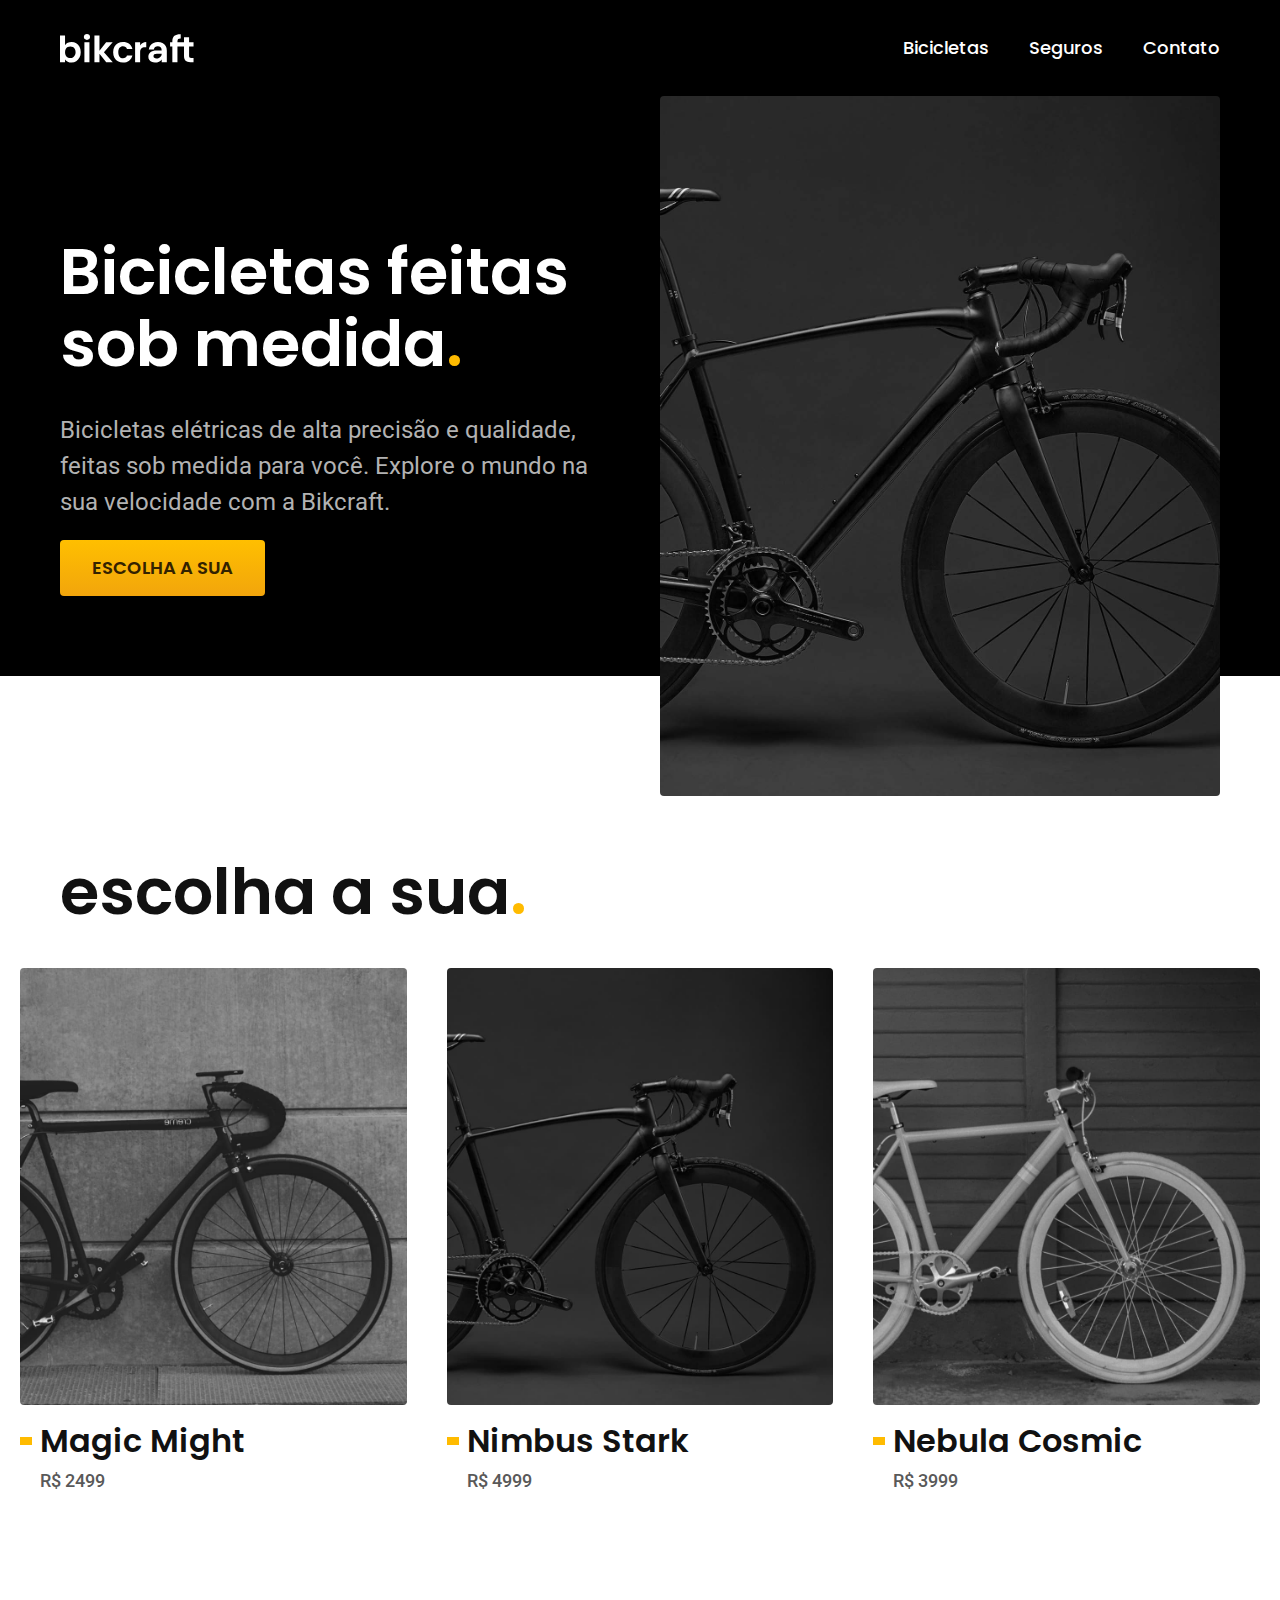
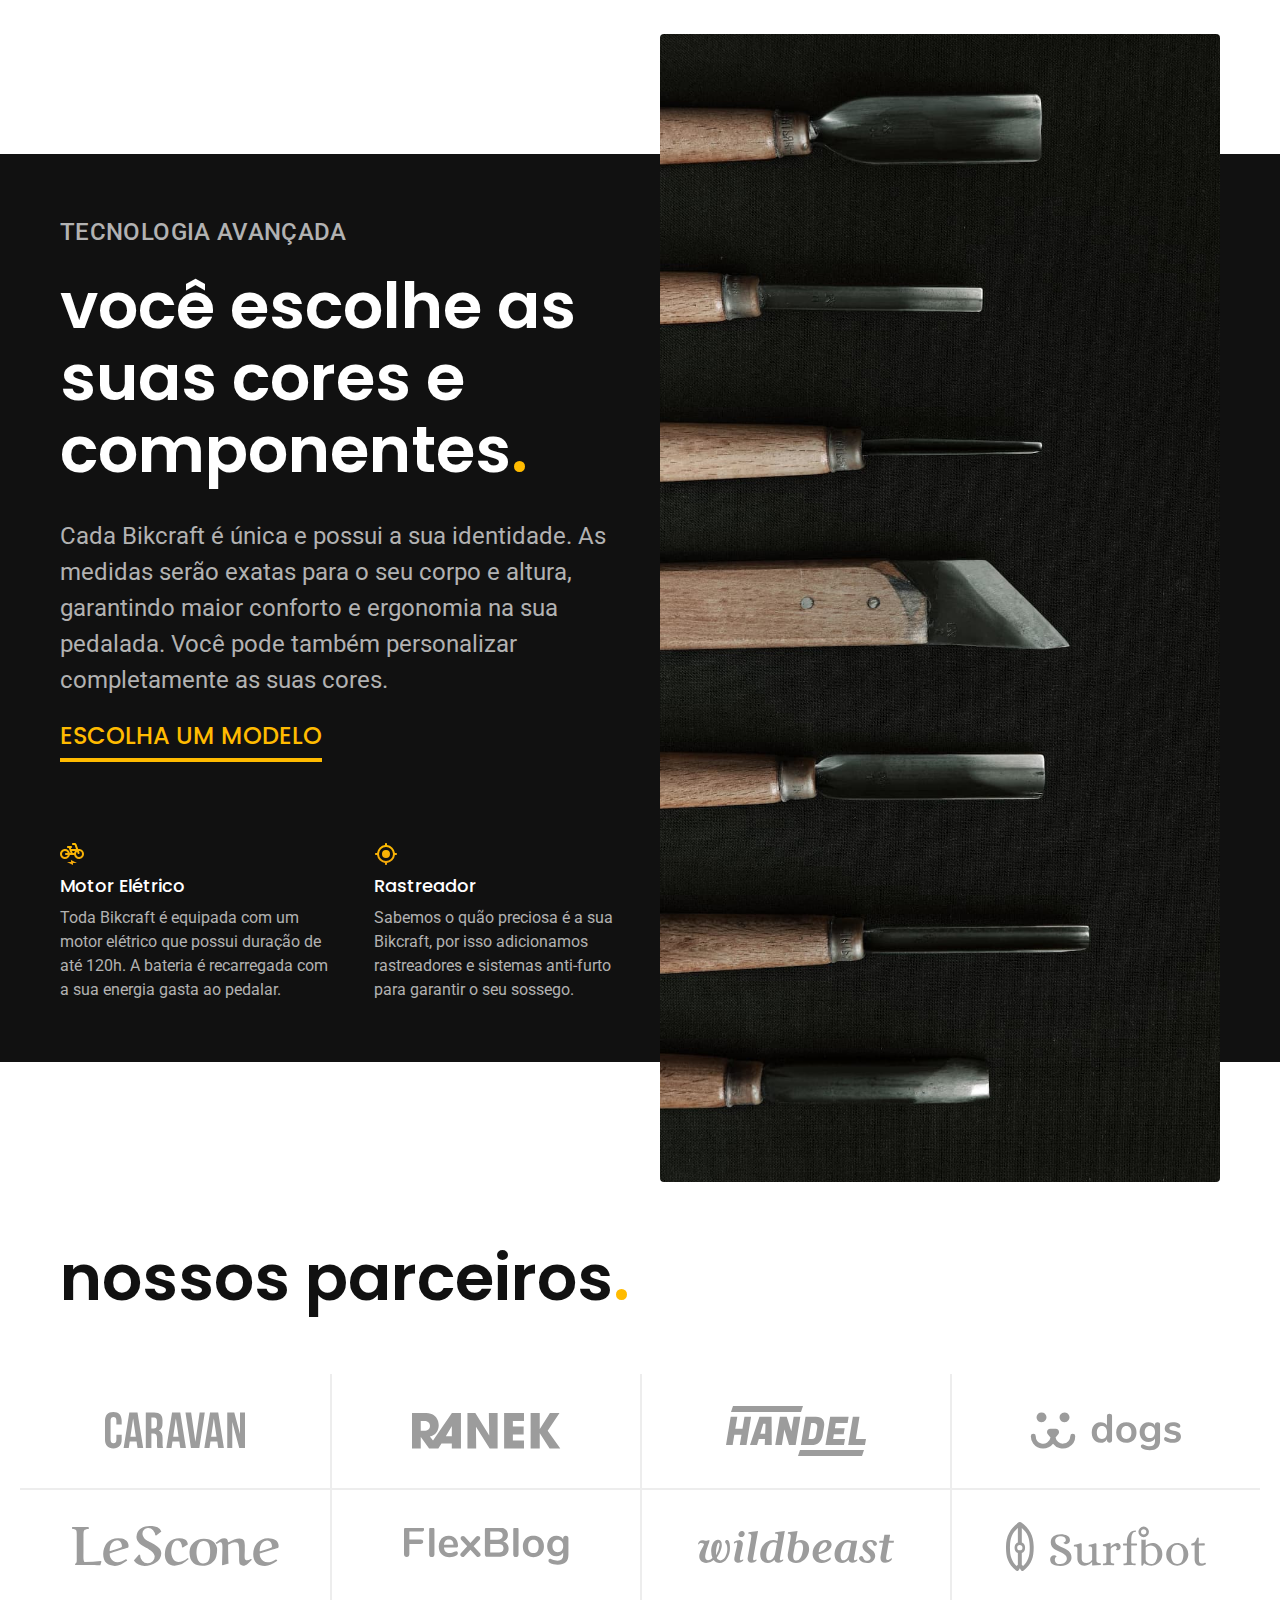
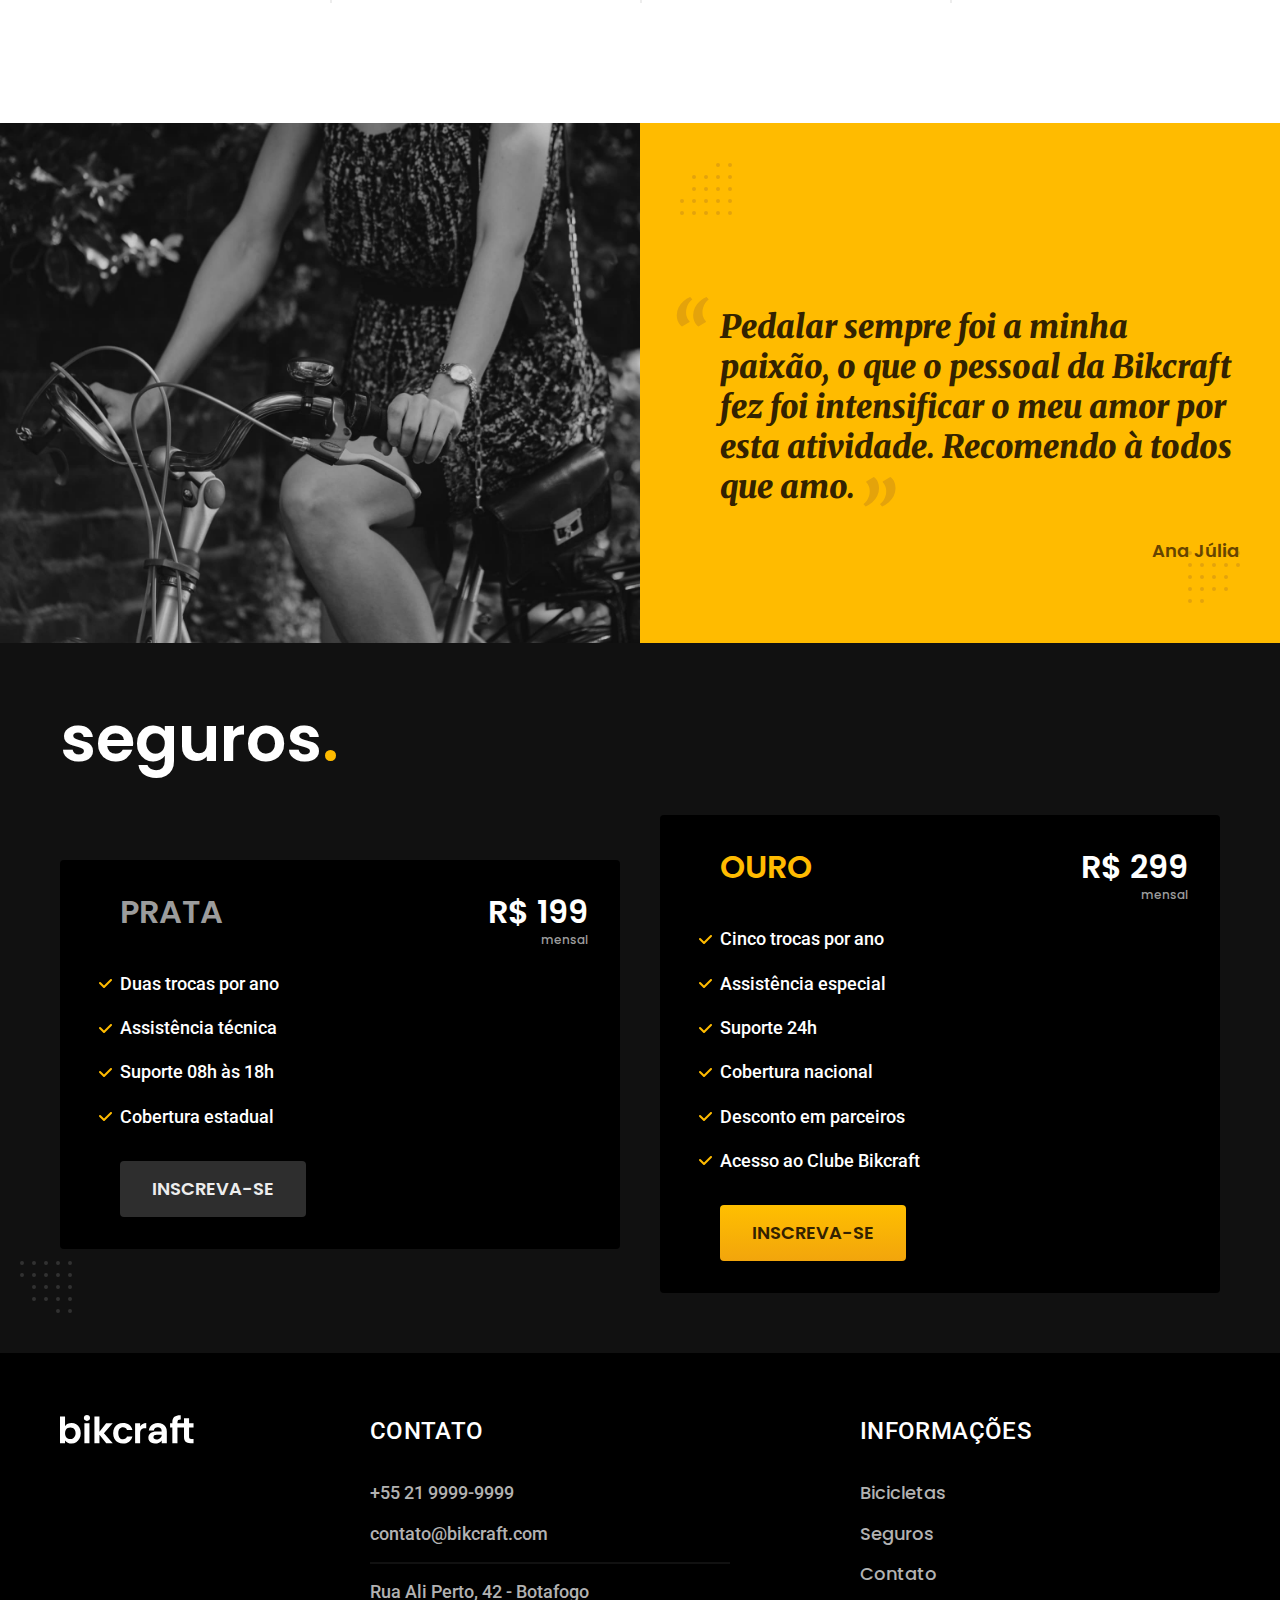
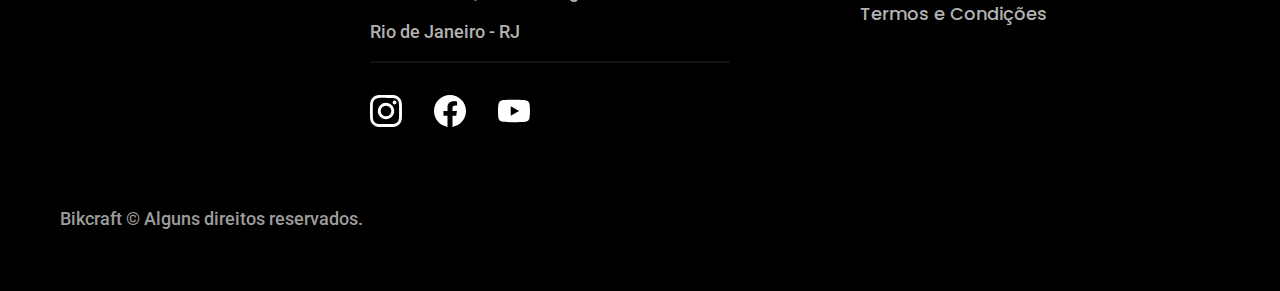
<file: bikcraft-final/index.html>
<!DOCTYPE html>
<html lang="pt-br">

<head>
  <meta charset="UTF-8">
  <meta name="viewport" content="width=device-width, initial-scale=1.0">
  <title>Bikcraft - Bicicletas Elétricas</title>
  <meta name="description" content="Bicicletas elétricas de alta precisão e qualidade,  feitas sob medida para o cliente. Explore o mundo na sua velocidade com a Bikcraft.">

  <link rel="icon" href="./favicon.svg" type="image/svg+xml">

  <link href="./css/style.css" rel="preload" as="style">
  <link href="./css/style.css" rel="stylesheet">

  <link rel="preconnect" href="https://fonts.googleapis.com">
  <link rel="preconnect" href="https://fonts.gstatic.com" crossorigin>
  <link href="https://fonts.googleapis.com/css2?family=Merriweather:ital,wght@1,900&family=Poppins:wght@500;600&family=Roboto:wght@400;500&display=swap" rel="stylesheet">
</head>

<body id="home">
  <header class="header-bg">
    <div class="header container">
      <a href="./">
        <img src="./img/bikcraft.svg" alt="Bikcraft" width="136" height="32">
      </a>
      <nav aria-label="primaria">
        <ul class="header-menu font-1-m cor-0">
          <li><a href="./bicicletas.html">Bicicletas</a></li>
          <li><a href="./seguros.html">Seguros</a></li>
          <li><a href="./contato.html">Contato</a></li>
        </ul>
      </nav>
    </div>
  </header>

  <main class="introducao-bg">
    <div class="introducao container">
      <div class="introducao-conteudo">
        <h1 class="font-1-xxl cor-0">Bicicletas feitas sob medida<span class="cor-p1">.</span></h1>
        <p class="font-2-l cor-5">Bicicletas elétricas de alta precisão e qualidade, feitas sob medida para você. Explore o mundo na sua velocidade com a Bikcraft.</p>
        <a class="botao" href="./bicicletas.html">Escolha a sua</a>
      </div>
      <picture>
        <source media="(max-width: 800px)" srcset="./img/bicicletas/nimbus.jpg">
        <img src="./img/fotos/introducao.jpg" alt="Bicicleta preta com motor elétrico" width="640" height="800">
      </picture>
    </div>
  </main>

  <article class="bicicletas-lista">
    <h2 class="container font-1-xxl">escolha a sua<span class="cor-p1">.</span></h2>

    <ul>
      <li>
        <a href="./bicicletas/magic.html">
          <img src="./img/bicicletas/magic-home.jpg" alt="Bicicleta preta" width="460" height="520">
          <h3 class="font-1-xl">Magic Might</h3>
          <span class="font-2-m cor-8">R$ 2499</span>
        </a>
      </li>
      <li>
        <a href="./bicicletas/nimbus.html">
          <img src="./img/bicicletas/nimbus-home.jpg" alt="Bicicleta preta" width="460" height="520">
          <h3 class="font-1-xl">Nimbus Stark</h3>
          <span class="font-2-m cor-8">R$ 4999</span>
        </a>
      </li>
      <li>
        <a href="./bicicletas/nebula.html">
          <img src="./img/bicicletas/nebula-home.jpg" alt="Bicicleta branca" width="460" height="520">
          <h3 class="font-1-xl">Nebula Cosmic</h3>
          <span class="font-2-m cor-8">R$ 3999</span>
        </a>
      </li>
    </ul>
  </article>

  <article class="tecnologia-bg">
    <div class="tecnologia container">
      <div class="tecnologia-conteudo">
        <span class="font-2-l-b cor-5">Tecnologia Avançada</span>
        <h2 class="font-1-xxl cor-0">você escolhe as<br>suas cores e<br>componentes<span class="cor-p1">.</span></h2>
        <p class="font-2-l cor-5">Cada Bikcraft é única e possui a sua identidade. As medidas serão exatas para o seu corpo e altura, garantindo maior conforto e ergonomia na sua pedalada. Você pode também personalizar completamente as suas cores.</p>
        <a class="link" href="./bicicletas.html">Escolha um modelo</a>
        <div class="tecnologia-vantagens">
          <div>
            <img src="./img/icones/eletrica.svg" alt="" width="24" height="24">
            <h3 class="font-1-m cor-0">Motor Elétrico</h3>
            <p class="font-2-s cor-5">Toda Bikcraft é equipada com um motor elétrico que possui duração de até 120h. A bateria é recarregada com a sua energia gasta ao pedalar.</p>
          </div>
          <div>
            <img src="./img/icones/rastreador.svg" alt="" width="24" height="24">
            <h3 class="font-1-m cor-0">Rastreador</h3>
            <p class="font-2-s cor-5">Sabemos o quão preciosa é a sua Bikcraft, por isso adicionamos rastreadores e sistemas anti-furto para garantir o seu sossego.</p>
          </div>
        </div>
      </div>
      <div class="tecnologia-imagem">
        <img src="./img/fotos/tecnologia.jpg" alt="" width="700" height="1120">
      </div>
    </div>
  </article>

  <section class="parceiros" aria-label="Nossos Parceiros">
    <h2 class="container font-1-xxl">nossos parceiros<span class="cor-p1">.</span></h2>
    <ul>
      <li><img src="./img/parceiros/caravan.svg" alt="Caravan" width="140" height="38"></li>
      <li><img src="./img/parceiros/ranek.svg" alt="Ranek" width="149" height="36"></li>
      <li><img src="./img/parceiros/handel.svg" alt="Handel" width="140" height="50"></li>
      <li><img src="./img/parceiros/dogs.svg" alt="Dogs" width="152" height="39"></li>
      <li><img src="./img/parceiros/lescone.svg" alt="LeScone" width="208" height="41"></li>
      <li><img src="./img/parceiros/flexblog.svg" alt="FlexBlog" width="165" height="38"></li>
      <li><img src="./img/parceiros/wildbeast.svg" alt="Wildbeast" width="196" height="34"></li>
      <li><img src="./img/parceiros/surfbot.svg" alt="Surfbot" width="200" height="49"></li>
    </ul>
  </section>

  <section class="depoimento" aria-label="Depoimento">
    <div>
      <img src="./img/fotos/depoimento.jpg" alt="Pessoa pedalando uma bicileta Bikcraft" width="780" height="680">
    </div>
    <div class="depoimento-conteudo">
      <blockquote class="font-1-xl cor-p5">
        <p>Pedalar sempre foi a minha paixão, o que o pessoal da Bikcraft fez foi intensificar o meu amor por esta atividade. Recomendo à todos que amo.</p>
      </blockquote>
      <span class="font-1-m-b cor-p4">Ana Júlia</span>
    </div>
  </section>

  <article class="seguros-bg">
    <div class="seguros container">
      <h2 class="font-1-xxl cor-0">seguros<span class="cor-p1">.</span></h2>
      <div class="seguros-item">
        <h3 class="font-1-xl cor-6">PRATA</h3>
        <span class="font-1-xl cor-0">R$ 199 <span class="font-1-xs cor-6">mensal</span></span>
        <ul class="font-2-m cor-0">
          <li>Duas trocas por ano</li>
          <li>Assistência técnica</li>
          <li>Suporte 08h às 18h</li>
          <li>Cobertura estadual</li>
        </ul>
        <a class="botao secundario" href="./orcamento.html?tipo=seguro&produto=prata">Inscreva-se</a>
      </div>
      <div class="seguros-item">
        <h3 class="font-1-xl cor-p1">OURO</h3>
        <span class="font-1-xl cor-0">R$ 299 <span class="font-1-xs cor-6">mensal</span></span>
        <ul class="font-2-m cor-0">
          <li>Cinco trocas por ano</li>
          <li>Assistência especial</li>
          <li>Suporte 24h</li>
          <li>Cobertura nacional</li>
          <li>Desconto em parceiros</li>
          <li>Acesso ao Clube Bikcraft</li>
        </ul>
        <a class="botao" href="./orcamento.html?tipo=seguro&produto=ouro">Inscreva-se</a>
      </div>
    </div>
  </article>

  <footer class="footer-bg">
    <div class="footer container">
      <img src="./img/bikcraft.svg" alt="Bikcraft" width="136" height="32">
      <div class="footer-contato">
        <h3 class="font-2-l-b cor-0">Contato</h3>
        <ul class="font-2-m cor-5">
          <li>+55 21 9999-9999</li>
          <li>contato@bikcraft.com</li>
          <li>Rua Ali Perto, 42 - Botafogo</li>
          <li>Rio de Janeiro - RJ</li>
        </ul>
        <div class="footer-redes">
          <a href="./"><img src="./img/redes/instagram.svg" alt="Instagram" width="32" height="32"></a>
          <a href="./"><img src="./img/redes/facebook.svg" alt="Facebook" width="32" height="32"></a>
          <a href="./"><img src="./img/redes/youtube.svg" alt="Youtube" width="32" height="32"></a>
        </div>
      </div>
      <div class="footer-informacoes">
        <h3 class="font-2-l-b cor-0">Informações</h3>
        <nav>
          <ul class="font-1-m cor-5">
            <li><a href="./bicicletas.html">Bicicletas</a></li>
            <li><a href="./seguros.html">Seguros</a></li>
            <li><a href="./contato.html">Contato</a></li>
            <li><a href="./termos.html">Termos e Condições</a></li>
          </ul>
        </nav>
      </div>
      <p class="font-2-m cor-6 footer-copy">Bikcraft © Alguns direitos reservados.</p>
    </div>
  </footer>

  <script src="./js/script.js"></script>
</body>

</html>
</file>
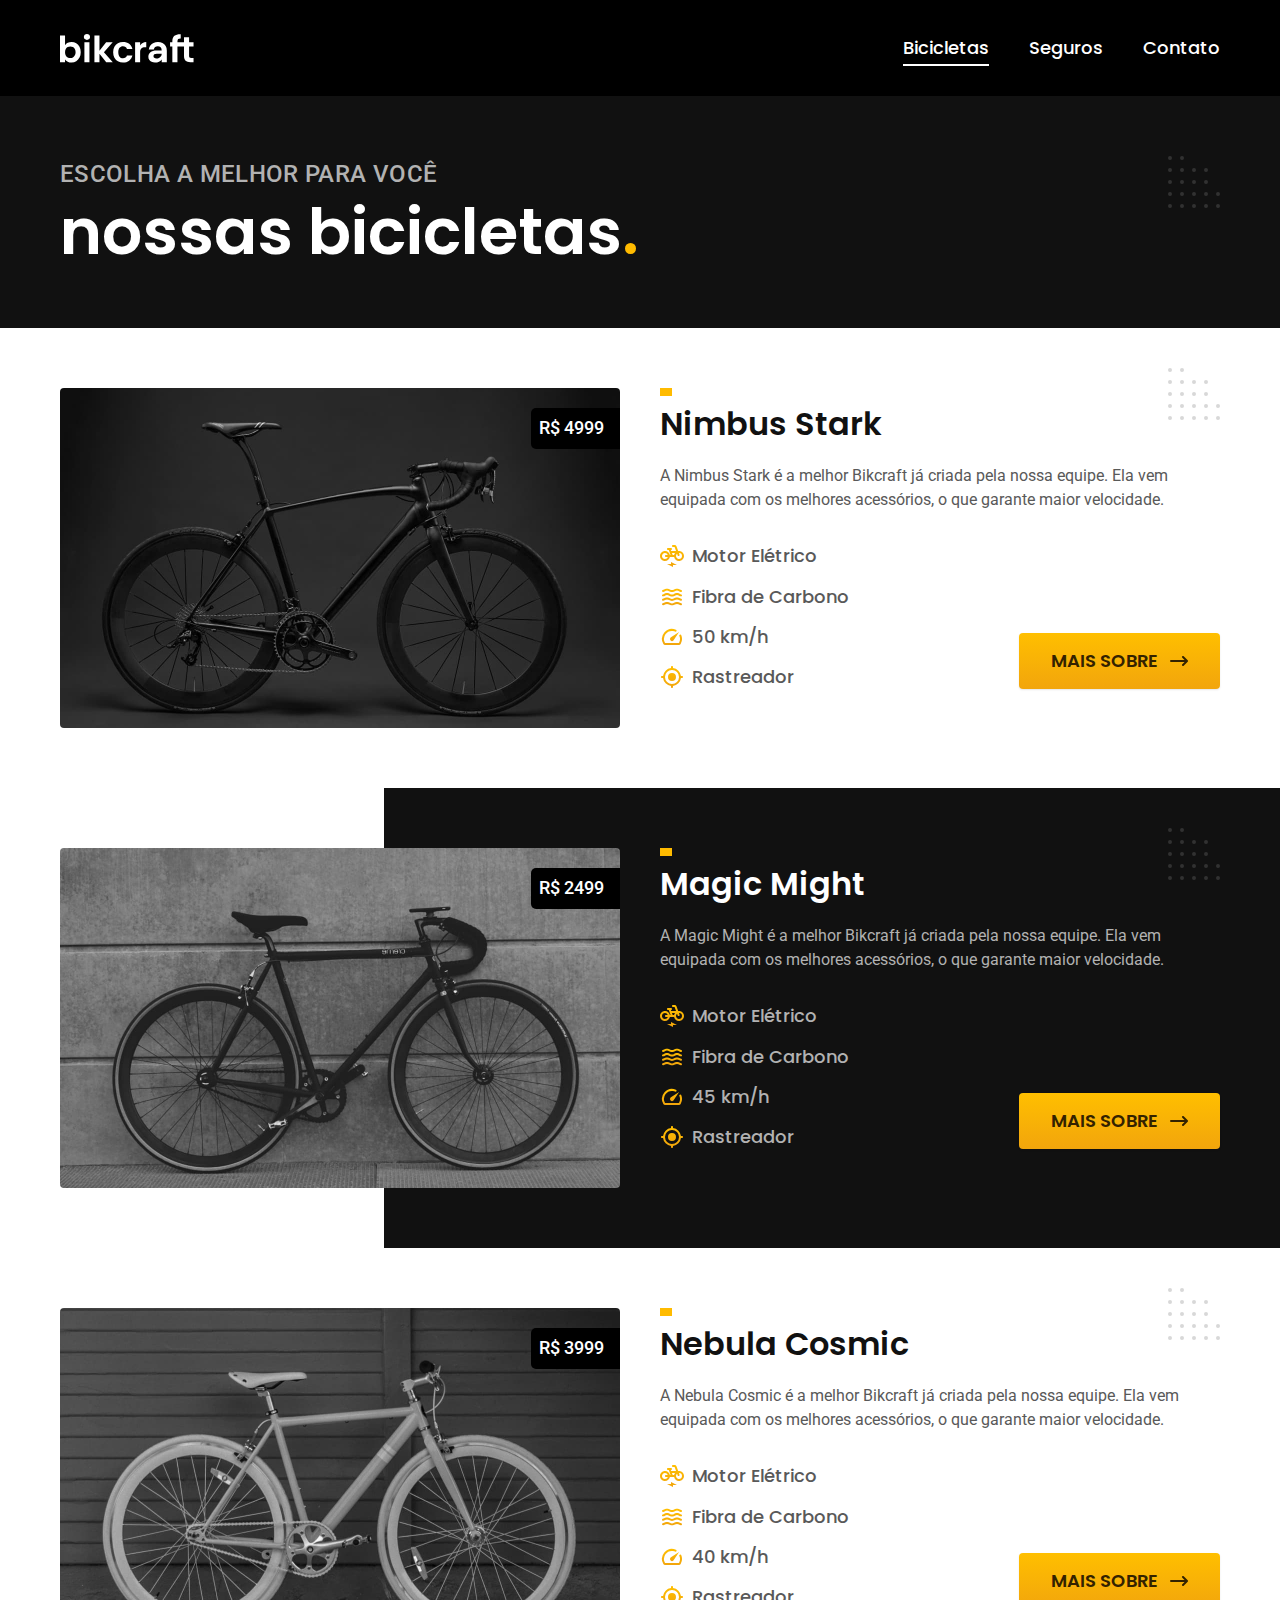
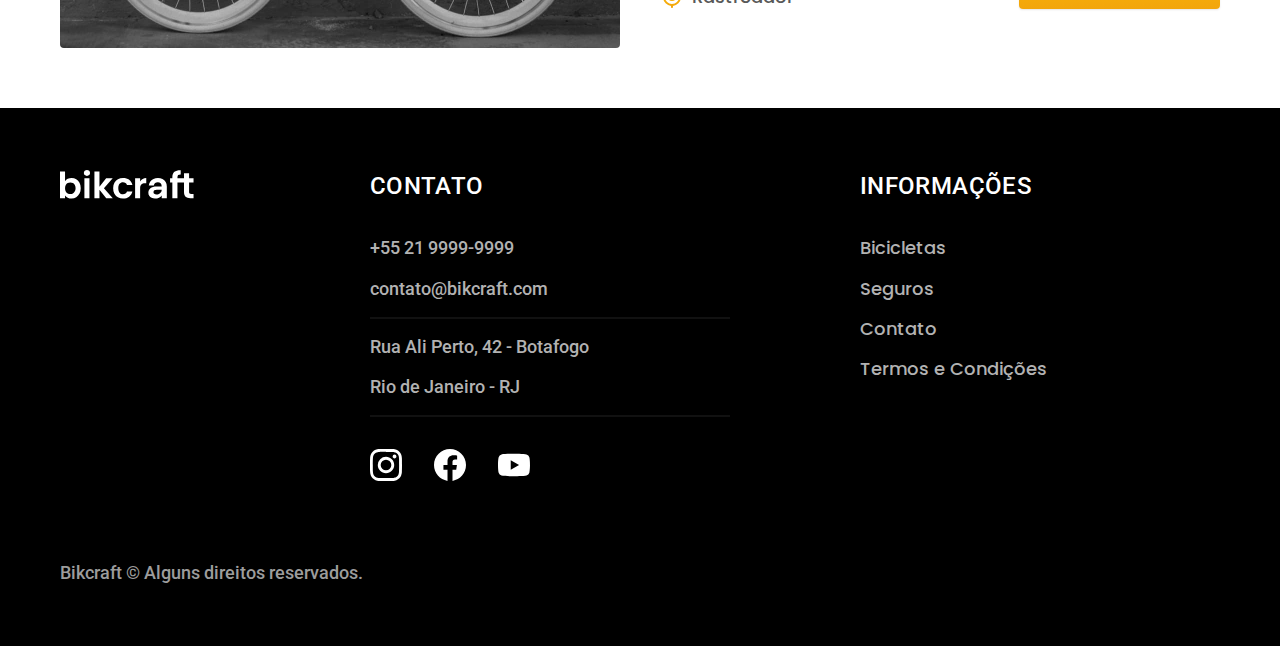
<file: bikcraft-final/bicicletas.html>
<!DOCTYPE html>
<html lang="pt-br">

<head>
  <meta charset="UTF-8">
  <meta name="viewport" content="width=device-width, initial-scale=1.0">
  <title>Bicicletas | Bikcraft</title>
  <meta name="description" content="Bicicletas elétricas de alta precisão e qualidade,  feitas sob medida para o cliente. Explore o mundo na sua velocidade com a Bikcraft.">

  <link rel="icon" href="./favicon.svg" type="image/svg+xml">

  <link href="./css/style.css" rel="preload" as="style">
  <link href="./css/style.css" rel="stylesheet">

  <link rel="preconnect" href="https://fonts.googleapis.com">
  <link rel="preconnect" href="https://fonts.gstatic.com" crossorigin>
  <link href="https://fonts.googleapis.com/css2?family=Merriweather:ital,wght@1,900&family=Poppins:wght@500;600&family=Roboto:wght@400;500&display=swap" rel="stylesheet">
</head>

<body id="bicicletas">
  <header class="header-bg">
    <div class="header container">
      <a href="./">
        <img src="./img/bikcraft.svg" alt="Bikcraft" width="136" height="32">
      </a>
      <nav aria-label="primaria">
        <ul class="header-menu font-1-m cor-0">
          <li><a href="./bicicletas.html">Bicicletas</a></li>
          <li><a href="./seguros.html">Seguros</a></li>
          <li><a href="./contato.html">Contato</a></li>
        </ul>
      </nav>
    </div>
  </header>

  <main>
    <div class="titulo">
      <div class="container">
        <p class="font-2-l-b cor-5">Escolha a melhor para você</p>
        <h1 class="font-1-xxl cor-0">nossas bicicletas<span class="cor-p1">.</span></h1>
      </div>
    </div>

    <div class="bicicletas-bg">
      <div class="bicicletas container">
        <div class="bicicletas-imagem">
          <img src="./img/bicicletas/nimbus.jpg" alt="Bicicleta preta" width="1120" height="680">
          <span class="font-2-m cor-0">R$ 4999</span>
        </div>
        <div class="bicicletas-conteudo">
          <h2 class="font-1-xl">Nimbus Stark</h2>
          <p class="font-2-s cor-8">A Nimbus Stark é a melhor Bikcraft já criada pela nossa equipe. Ela vem equipada com os melhores acessórios, o que garante maior velocidade.</p>
          <ul class="font-1-m cor-8">
            <li><img src="./img/icones/eletrica.svg" alt=""><span>Motor Elétrico</span></li>
            <li><img src="./img/icones/carbono.svg" alt=""><span>Fibra de Carbono</span></li>
            <li><img src="./img/icones/velocidade.svg" alt=""><span>50 km/h</span></li>
            <li><img src="./img/icones/rastreador.svg" alt=""><span>Rastreador</span></li>
          </ul>
          <a class="botao seta" href="./bicicletas/nimbus.html">Mais Sobre</a>
        </div>
      </div>
    </div>

    <div class="bicicletas-bg">
      <div class="bicicletas container">
        <div class="bicicletas-imagem">
          <img src="./img/bicicletas/magic.jpg" alt="Bicicleta preta" width="1120" height="680">
          <span class="font-2-m cor-0">R$ 2499</span>
        </div>
        <div class="bicicletas-conteudo">
          <h2 class="font-1-xl cor-0">Magic Might</h2>
          <p class="font-2-s cor-5">A Magic Might é a melhor Bikcraft já criada pela nossa equipe. Ela vem equipada com os melhores acessórios, o que garante maior velocidade.</p>
          <ul class="font-1-m cor-5">
            <li><img src="./img/icones/eletrica.svg" alt=""><span>Motor Elétrico</span></li>
            <li><img src="./img/icones/carbono.svg" alt=""><span>Fibra de Carbono</span></li>
            <li><img src="./img/icones/velocidade.svg" alt=""><span>45 km/h</span></li>
            <li><img src="./img/icones/rastreador.svg" alt=""><span>Rastreador</span></li>
          </ul>
          <a class="botao seta" href="./bicicletas/magic.html">Mais Sobre</a>
        </div>
      </div>
    </div>

    <div class="bicicletas-bg">
      <div class="bicicletas container">
        <div class="bicicletas-imagem">
          <img src="./img/bicicletas/nebula.jpg" alt="Bicicleta branca" width="1120" height="680">
          <span class="font-2-m cor-0">R$ 3999</span>
        </div>
        <div class="bicicletas-conteudo">
          <h2 class="font-1-xl">Nebula Cosmic</h2>
          <p class="font-2-s cor-8">A Nebula Cosmic é a melhor Bikcraft já criada pela nossa equipe. Ela vem equipada com os melhores acessórios, o que garante maior velocidade.</p>
          <ul class="font-1-m cor-8">
            <li><img src="./img/icones/eletrica.svg" alt=""><span>Motor Elétrico</span></li>
            <li><img src="./img/icones/carbono.svg" alt=""><span>Fibra de Carbono</span></li>
            <li><img src="./img/icones/velocidade.svg" alt=""><span>40 km/h</span></li>
            <li><img src="./img/icones/rastreador.svg" alt=""><span>Rastreador</span></li>
          </ul>
          <a class="botao seta" href="./bicicletas/nebula.html">Mais Sobre</a>
        </div>
      </div>
    </div>
  </main>

  <footer class="footer-bg">
    <div class="footer container">
      <img src="./img/bikcraft.svg" alt="Bikcraft">
      <div class="footer-contato">
        <h3 class="font-2-l-b cor-0">Contato</h3>
        <ul class="font-2-m cor-5">
          <li>+55 21 9999-9999</li>
          <li>contato@bikcraft.com</li>
          <li>Rua Ali Perto, 42 - Botafogo</li>
          <li>Rio de Janeiro - RJ</li>
        </ul>
        <div class="footer-redes">
          <a href="./"><img src="./img/redes/instagram.svg" alt="Instagram"></a>
          <a href="./"><img src="./img/redes/facebook.svg" alt="Facebook"></a>
          <a href="./"><img src="./img/redes/youtube.svg" alt="Youtube"></a>
        </div>
      </div>
      <div class="footer-informacoes">
        <h3 class="font-2-l-b cor-0">Informações</h3>
        <nav>
          <ul class="font-1-m cor-5">
            <li><a href="./bicicletas.html">Bicicletas</a></li>
            <li><a href="./seguros.html">Seguros</a></li>
            <li><a href="./contato.html">Contato</a></li>
            <li><a href="./termos.html">Termos e Condições</a></li>
          </ul>
        </nav>
      </div>
      <p class="font-2-m cor-6 footer-copy">Bikcraft © Alguns direitos reservados.</p>
    </div>
  </footer>

  <script src="./js/script.js"></script>
</body>

</html>
</file>
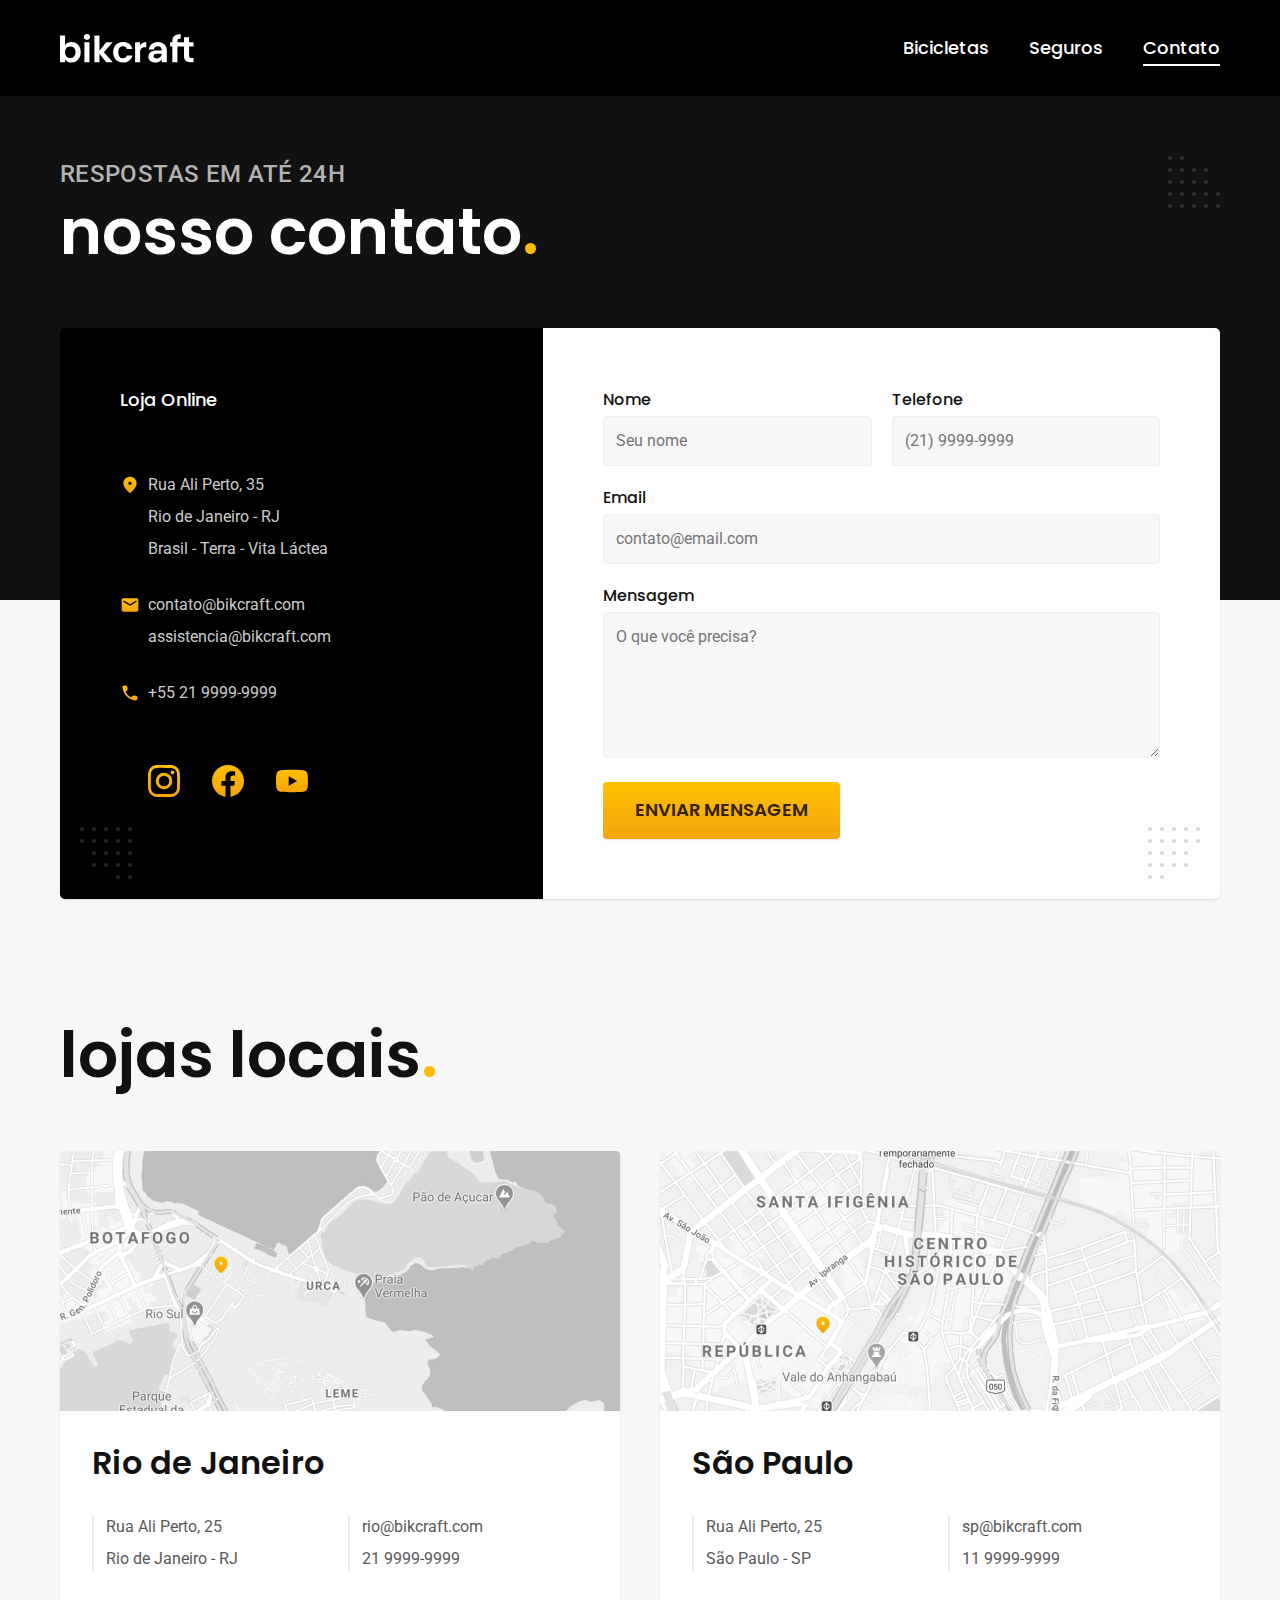
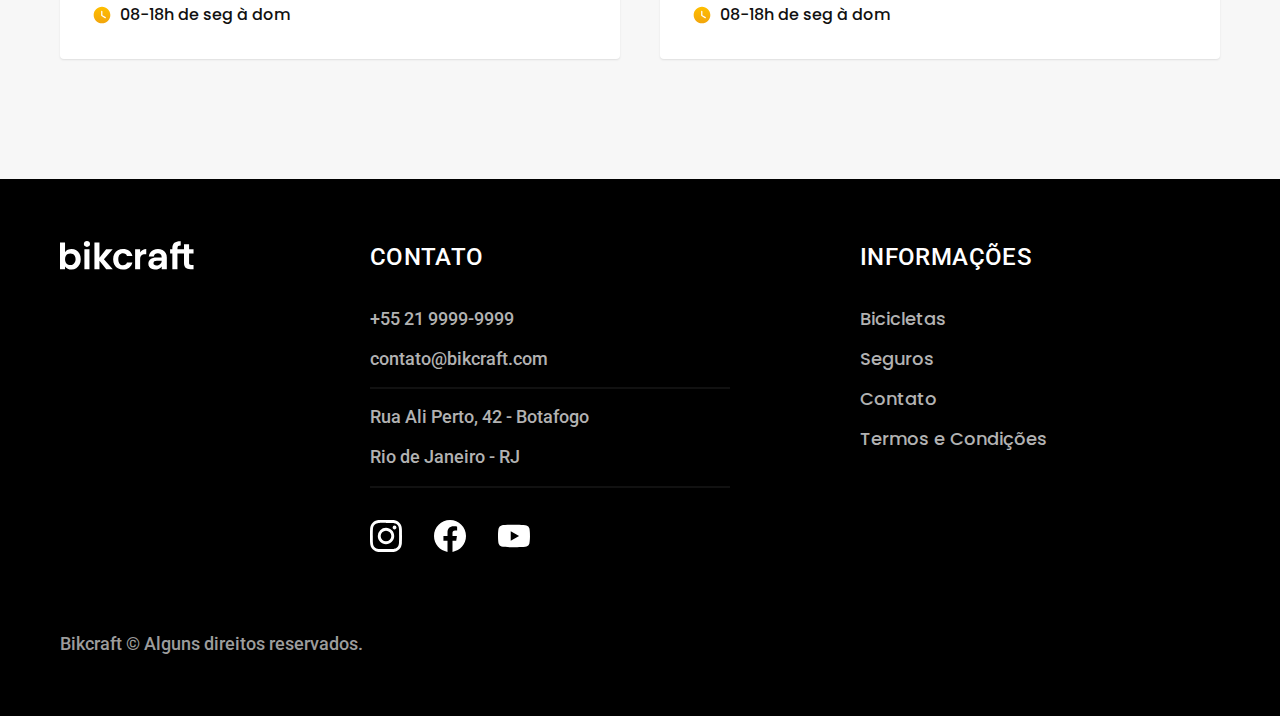
<file: bikcraft-final/contato.html>
<!DOCTYPE html>
<html lang="pt-br">

<head>
  <meta charset="UTF-8">
  <meta name="viewport" content="width=device-width, initial-scale=1.0">
  <title>Contato | Bikcraft</title>
  <meta name="description" content="Bicicletas elétricas de alta precisão e qualidade,  feitas sob medida para o cliente. Explore o mundo na sua velocidade com a Bikcraft.">

  <link rel="icon" href="./favicon.svg" type="image/svg+xml">

  <link href="./css/style.css" rel="preload" as="style">
  <link href="./css/style.css" rel="stylesheet">

  <link rel="preconnect" href="https://fonts.googleapis.com">
  <link rel="preconnect" href="https://fonts.gstatic.com" crossorigin>
  <link href="https://fonts.googleapis.com/css2?family=Merriweather:ital,wght@1,900&family=Poppins:wght@500;600&family=Roboto:wght@400;500&display=swap" rel="stylesheet">
</head>

<body id="contato">
  <header class="header-bg">
    <div class="header container">
      <a href="./">
        <img src="./img/bikcraft.svg" alt="Bikcraft" width="136" height="32">
      </a>
      <nav aria-label="primaria">
        <ul class="header-menu font-1-m cor-0">
          <li><a href="./bicicletas.html">Bicicletas</a></li>
          <li><a href="./seguros.html">Seguros</a></li>
          <li><a href="./contato.html">Contato</a></li>
        </ul>
      </nav>
    </div>
  </header>

  <main>
    <div class="titulo">
      <div class="container">
        <p class="font-2-l-b cor-5">Respostas em até 24h</p>
        <h1 class="font-1-xxl cor-0">nosso contato<span class="cor-p1">.</span></h1>
      </div>
    </div>

    <div class="contato container">
      <section class="contato-dados" aria-label="Endereço">
        <h2 class="cor-0 font-1-m">Loja Online</h2>
        <div class="contato-endereco font-2-s cor-4">
          <p>Rua Ali Perto, 35</p>
          <p>Rio de Janeiro - RJ</p>
          <p>Brasil - Terra - Vita Láctea</p>
        </div>
        <address class="contato-meios font-2-s cor-4">
          <a href="mailto:contato@bikcraft.com">contato@bikcraft.com</a>
          <a href="mailto:assistencia@bikcraft.com">assistencia@bikcraft.com</a>
          <a href="tel:+552199999999">+55 21 9999-9999</a>
        </address>
        <div class="contato-redes">
          <a href="./"><img src="./img/redes/instagram-p.svg" alt="Instagram"></a>
          <a href="./"><img src="./img/redes/facebook-p.svg" alt="Facebook"></a>
          <a href="./"><img src="./img/redes/youtube-p.svg" alt="Youtube"></a>
        </div>
      </section>
      <section class="contato-formulario" aria-label="Formulário">
        <form class="form" action="./">
          <div>
            <label for="nome">Nome</label>
            <input type="text" id="nome" name="nome" placeholder="Seu nome">
          </div>
          <div>
            <label for="telefone">Telefone</label>
            <input type="text" id="telefone" name="telefone" placeholder="(21) 9999-9999">
          </div>
          <div class="col-2">
            <label for="email">Email</label>
            <input type="email" id="email" name="email" placeholder="contato@email.com">
          </div>
          <div class="col-2">
            <label for="mensagem">Mensagem</label>
            <textarea id="mensagem" name="mensagem" placeholder="O que você precisa?" rows="5"></textarea>
          </div>
          <button class="botao col-2">Enviar Mensagem</button>
        </form>
      </section>
    </div>
  </main>

  <article class="lojas container">
    <h2 class="font-1-xxl">lojas locais<span class="cor-p1">.</span></h2>
    <div class="lojas-item">
      <img src="./img/lojas/rj.jpg" alt="mapa marcando o endereço da loja no Rio de Janeiro" width="560" height="260">
      <div class="lojas-conteudo">
        <h3 class="font-1-xl">Rio de Janeiro</h3>
        <div class="lojas-dados font-2-s cor-8">
          <p>Rua Ali Perto, 25</p>
          <p>Rio de Janeiro - RJ</p>
        </div>
        <div class="lojas-dados font-2-s cor-8">
          <a href="mailto:rio@bikcraft.com">rio@bikcraft.com</a>
          <a href="tel:+552199999999">21 9999-9999</a>
        </div>
        <p class="lojas-tempo font-1-s"><img src="./img/icones/horario.svg" alt="">08-18h de seg à dom</p>
      </div>
    </div>
    <div class="lojas-item">
      <img src="./img/lojas/sp.jpg" alt="mapa marcando o endereço da loja no Rio de Janeiro">
      <div class="lojas-conteudo">
        <h3 class="font-1-xl">São Paulo</h3>
        <div class="lojas-dados font-2-s cor-8">
          <p>Rua Ali Perto, 25</p>
          <p>São Paulo - SP</p>
        </div>
        <div class="lojas-dados font-2-s cor-8">
          <a href="mailto:rio@bikcraft.com">sp@bikcraft.com</a>
          <a href="tel:+551199999999">11 9999-9999</a>
        </div>
        <p class="lojas-tempo font-1-s"><img src="./img/icones/horario.svg" alt="">08-18h de seg à dom</p>
      </div>
    </div>
  </article>

  <footer class="footer-bg">
    <div class="footer container">
      <img src="./img/bikcraft.svg" alt="Bikcraft">
      <div class="footer-contato">
        <h3 class="font-2-l-b cor-0">Contato</h3>
        <ul class="font-2-m cor-5">
          <li>+55 21 9999-9999</li>
          <li>contato@bikcraft.com</li>
          <li>Rua Ali Perto, 42 - Botafogo</li>
          <li>Rio de Janeiro - RJ</li>
        </ul>
        <div class="footer-redes">
          <a href="./"><img src="./img/redes/instagram.svg" alt="Instagram"></a>
          <a href="./"><img src="./img/redes/facebook.svg" alt="Facebook"></a>
          <a href="./"><img src="./img/redes/youtube.svg" alt="Youtube"></a>
        </div>
      </div>
      <div class="footer-informacoes">
        <h3 class="font-2-l-b cor-0">Informações</h3>
        <nav>
          <ul class="font-1-m cor-5">
            <li><a href="./bicicletas.html">Bicicletas</a></li>
            <li><a href="./seguros.html">Seguros</a></li>
            <li><a href="./contato.html">Contato</a></li>
            <li><a href="./termos.html">Termos e Condições</a></li>
          </ul>
        </nav>
      </div>
      <p class="font-2-m cor-6 footer-copy">Bikcraft © Alguns direitos reservados.</p>
    </div>
  </footer>

  <script src="./js/script.js"></script>
</body>

</html>
</file>
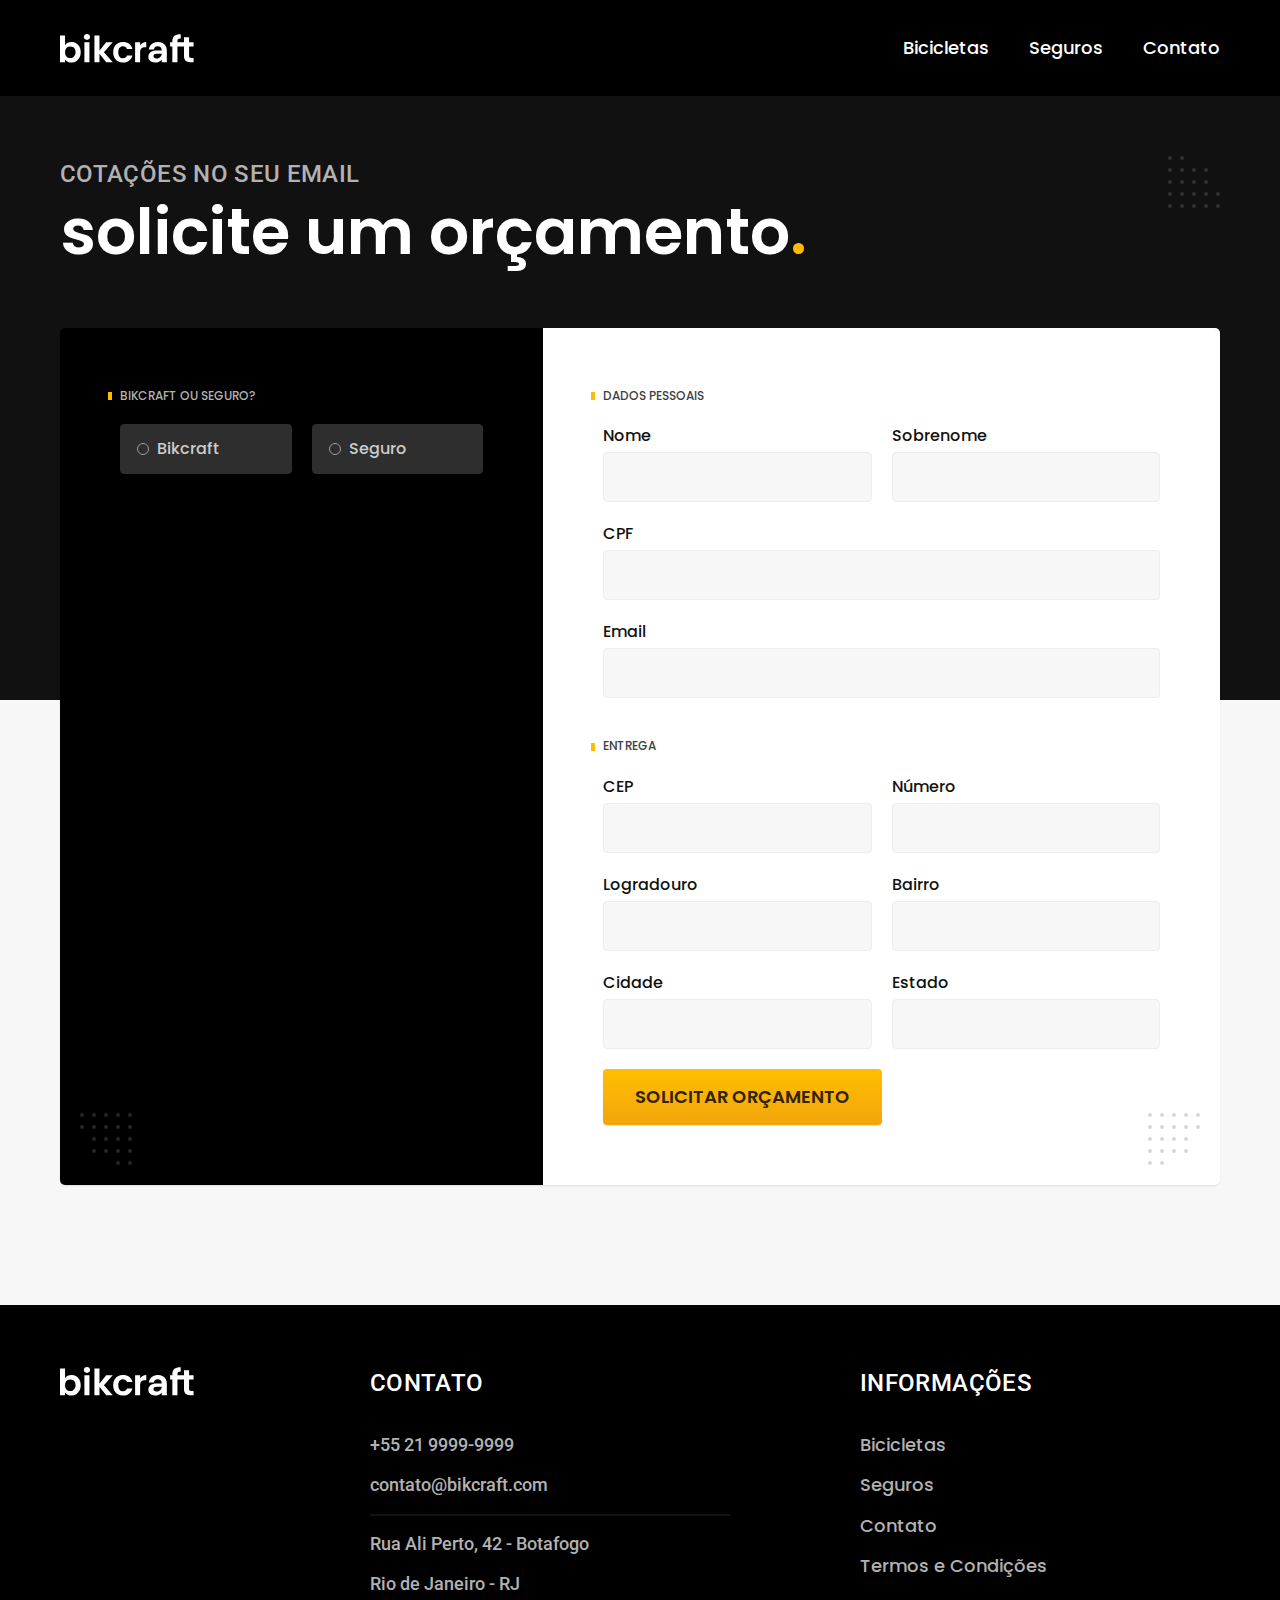
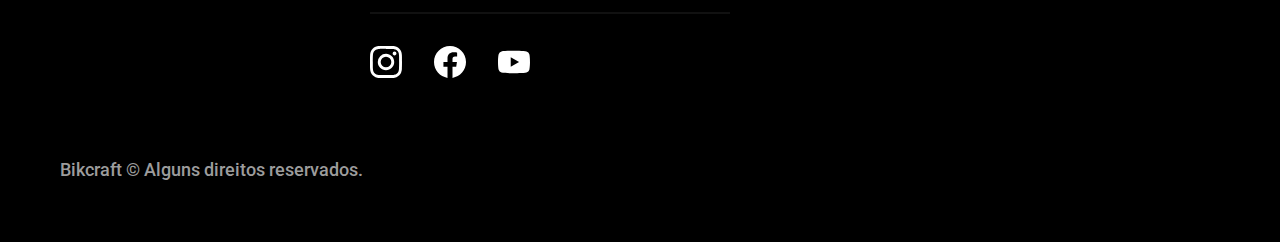
<file: bikcraft-final/orcamento.html>
<!DOCTYPE html>
<html lang="pt-br">

<head>
  <meta charset="UTF-8">
  <meta name="viewport" content="width=device-width, initial-scale=1.0">
  <title>Orçamento | Bikcraft</title>
  <meta name="description" content="Bicicletas elétricas de alta precisão e qualidade,  feitas sob medida para o cliente. Explore o mundo na sua velocidade com a Bikcraft.">

  <link rel="icon" href="./favicon.svg" type="image/svg+xml">

  <link href="./css/style.css" rel="preload" as="style">
  <link href="./css/style.css" rel="stylesheet">

  <link rel="preconnect" href="https://fonts.googleapis.com">
  <link rel="preconnect" href="https://fonts.gstatic.com" crossorigin>
  <link href="https://fonts.googleapis.com/css2?family=Merriweather:ital,wght@1,900&family=Poppins:wght@500;600&family=Roboto:wght@400;500&display=swap" rel="stylesheet">
</head>

<body id="orcamento">
  <header class="header-bg">
    <div class="header container">
      <a href="./">
        <img src="./img/bikcraft.svg" alt="Bikcraft" width="136" height="32">
      </a>
      <nav aria-label="primaria">
        <ul class="header-menu font-1-m cor-0">
          <li><a href="./bicicletas.html">Bicicletas</a></li>
          <li><a href="./seguros.html">Seguros</a></li>
          <li><a href="./contato.html">Contato</a></li>
        </ul>
      </nav>
    </div>
  </header>

  <main>
    <div class="titulo">
      <div class="container">
        <p class="font-2-l-b cor-5">Cotações no seu email</p>
        <h1 class="font-1-xxl cor-0">solicite um orçamento<span class="cor-p1">.</span></h1>
      </div>
    </div>

    <form class="orcamento container" action="./">
      <!-- Produto -->
      <div class="orcamento-produto">
        <h2 class="font-1-xs cor-5">Bikcraft ou Seguro?</h2>

        <input type="radio" name="tipo" value="bikcraft" id="bikcraft">
        <label for="bikcraft">Bikcraft</label>

        <input type="radio" name="tipo" value="seguro" id="seguro">
        <label for="seguro">Seguro</label>

        <div class="orcamento-conteudo" id="orcamento-bikcraft">
          <h2 class="font-1-xs cor-5">Escolha a sua:</h2>

          <input type="radio" name="produto" value="nimbus" id="nimbus">
          <label for="nimbus">Nimbus Stark <span>R$ 4999</span></label>
          <div class="radio-detalhes">
            <ul class="font-1-xs cor-8">
              <li><img src="./img/icones/eletrica.svg" alt=""> Motor Elétrico</li>
              <li><img src="./img/icones/carbono.svg" alt=""> Fibra de Carbono</li>
              <li><img src="./img/icones/velocidade.svg" alt=""> 50 km/h</li>
              <li><img src="./img/icones/rastreador.svg" alt=""> Rastreador</li>
            </ul>
            <img src="./img/bicicletas/nimbus.jpg" alt="Bicicleta preta">
          </div>

          <input type="radio" name="produto" value="magic" id="magic">
          <label for="magic">Magic Might <span>R$ 2499</span></label>
          <div class="radio-detalhes">
            <ul class="font-1-xs cor-8">
              <li><img src="./img/icones/eletrica.svg" alt=""> Motor Elétrico</li>
              <li><img src="./img/icones/carbono.svg" alt=""> Fibra de Carbono</li>
              <li><img src="./img/icones/velocidade.svg" alt=""> 45 km/h</li>
              <li><img src="./img/icones/rastreador.svg" alt=""> Rastreador</li>
            </ul>
            <img src="./img/bicicletas/magic.jpg" alt="Bicicleta preta">
          </div>

          <input type="radio" name="produto" value="nebula" id="nebula">
          <label for="nebula">Nebula Cosmic <span>R$ 3999</span></label>
          <div class="radio-detalhes">
            <ul class="font-1-xs cor-8">
              <li><img src="./img/icones/eletrica.svg" alt=""> Motor Elétrico</li>
              <li><img src="./img/icones/carbono.svg" alt=""> Fibra de Carbono</li>
              <li><img src="./img/icones/velocidade.svg" alt=""> 40 km/h</li>
              <li><img src="./img/icones/rastreador.svg" alt=""> Rastreador</li>
            </ul>
            <img src="./img/bicicletas/nebula.jpg" alt="Bicicleta preta">
          </div>
        </div>

        <div class="orcamento-conteudo" id="orcamento-seguro">
          <h2 class="font-1-xs cor-5">Escolha o plano:</h2>

          <input type="radio" name="produto" value="prata" id="prata">
          <label for="prata" class="font-1-s cor-4">Prata <span>R$ 199</span></label>

          <input type="radio" name="produto" value="ouro" id="ouro">
          <label for="ouro" class="font-1-s cor-4">Ouro <span>R$ 299</span></label>
        </div>
      </div>

      <!-- Dados -->
      <div class="orcamento-dados form">
        <h2 class="font-1-xs cor-9 col-2">dados pessoais</h2>
        <div>
          <label for="nome">Nome</label>
          <input type="text" id="nome" name="nome">
        </div>
        <div>
          <label for="sobrenome">Sobrenome</label>
          <input type="text" id="sobrenome" name="sobrenome">
        </div>
        <div class="col-2">
          <label for="CPF">CPF</label>
          <input type="text" id="CPF" name="CPF">
        </div>
        <div class="col-2">
          <label for="email">Email</label>
          <input type="text" id="email" name="email">
        </div>
        <h2 class="font-1-xs cor-9 col-2">entrega</h2>
        <div>
          <label for="cep">CEP</label>
          <input type="text" id="cep" name="cep">
        </div>
        <div>
          <label for="numero">Número</label>
          <input type="text" id="numero" name="numero">
        </div>
        <div>
          <label for="logradouro">Logradouro</label>
          <input type="text" id="logradouro" name="logradouro">
        </div>
        <div>
          <label for="bairro">Bairro</label>
          <input type="text" id="bairro" name="bairro">
        </div>
        <div>
          <label for="cidade">Cidade</label>
          <input type="text" id="cidade" name="cidade">
        </div>
        <div>
          <label for="estado">Estado</label>
          <input type="text" id="estado" name="estado">
        </div>
        <button class="botao col-2">Solicitar Orçamento</button>
      </div>
    </form>
  </main>

  <footer class="footer-bg">
    <div class="footer container">
      <img src="./img/bikcraft.svg" alt="Bikcraft">
      <div class="footer-contato">
        <h3 class="font-2-l-b cor-0">Contato</h3>
        <ul class="font-2-m cor-5">
          <li>+55 21 9999-9999</li>
          <li>contato@bikcraft.com</li>
          <li>Rua Ali Perto, 42 - Botafogo</li>
          <li>Rio de Janeiro - RJ</li>
        </ul>
        <div class="footer-redes">
          <a href="./"><img src="./img/redes/instagram.svg" alt="Instagram"></a>
          <a href="./"><img src="./img/redes/facebook.svg" alt="Facebook"></a>
          <a href="./"><img src="./img/redes/youtube.svg" alt="Youtube"></a>
        </div>
      </div>
      <div class="footer-informacoes">
        <h3 class="font-2-l-b cor-0">Informações</h3>
        <nav>
          <ul class="font-1-m cor-5">
            <li><a href="./bicicletas.html">Bicicletas</a></li>
            <li><a href="./seguros.html">Seguros</a></li>
            <li><a href="./contato.html">Contato</a></li>
            <li><a href="./termos.html">Termos e Condições</a></li>
          </ul>
        </nav>
      </div>
      <p class="font-2-m cor-6 footer-copy">Bikcraft © Alguns direitos reservados.</p>
    </div>
  </footer>

  <script src="./js/script.js"></script>
</body>

</html>
</file>
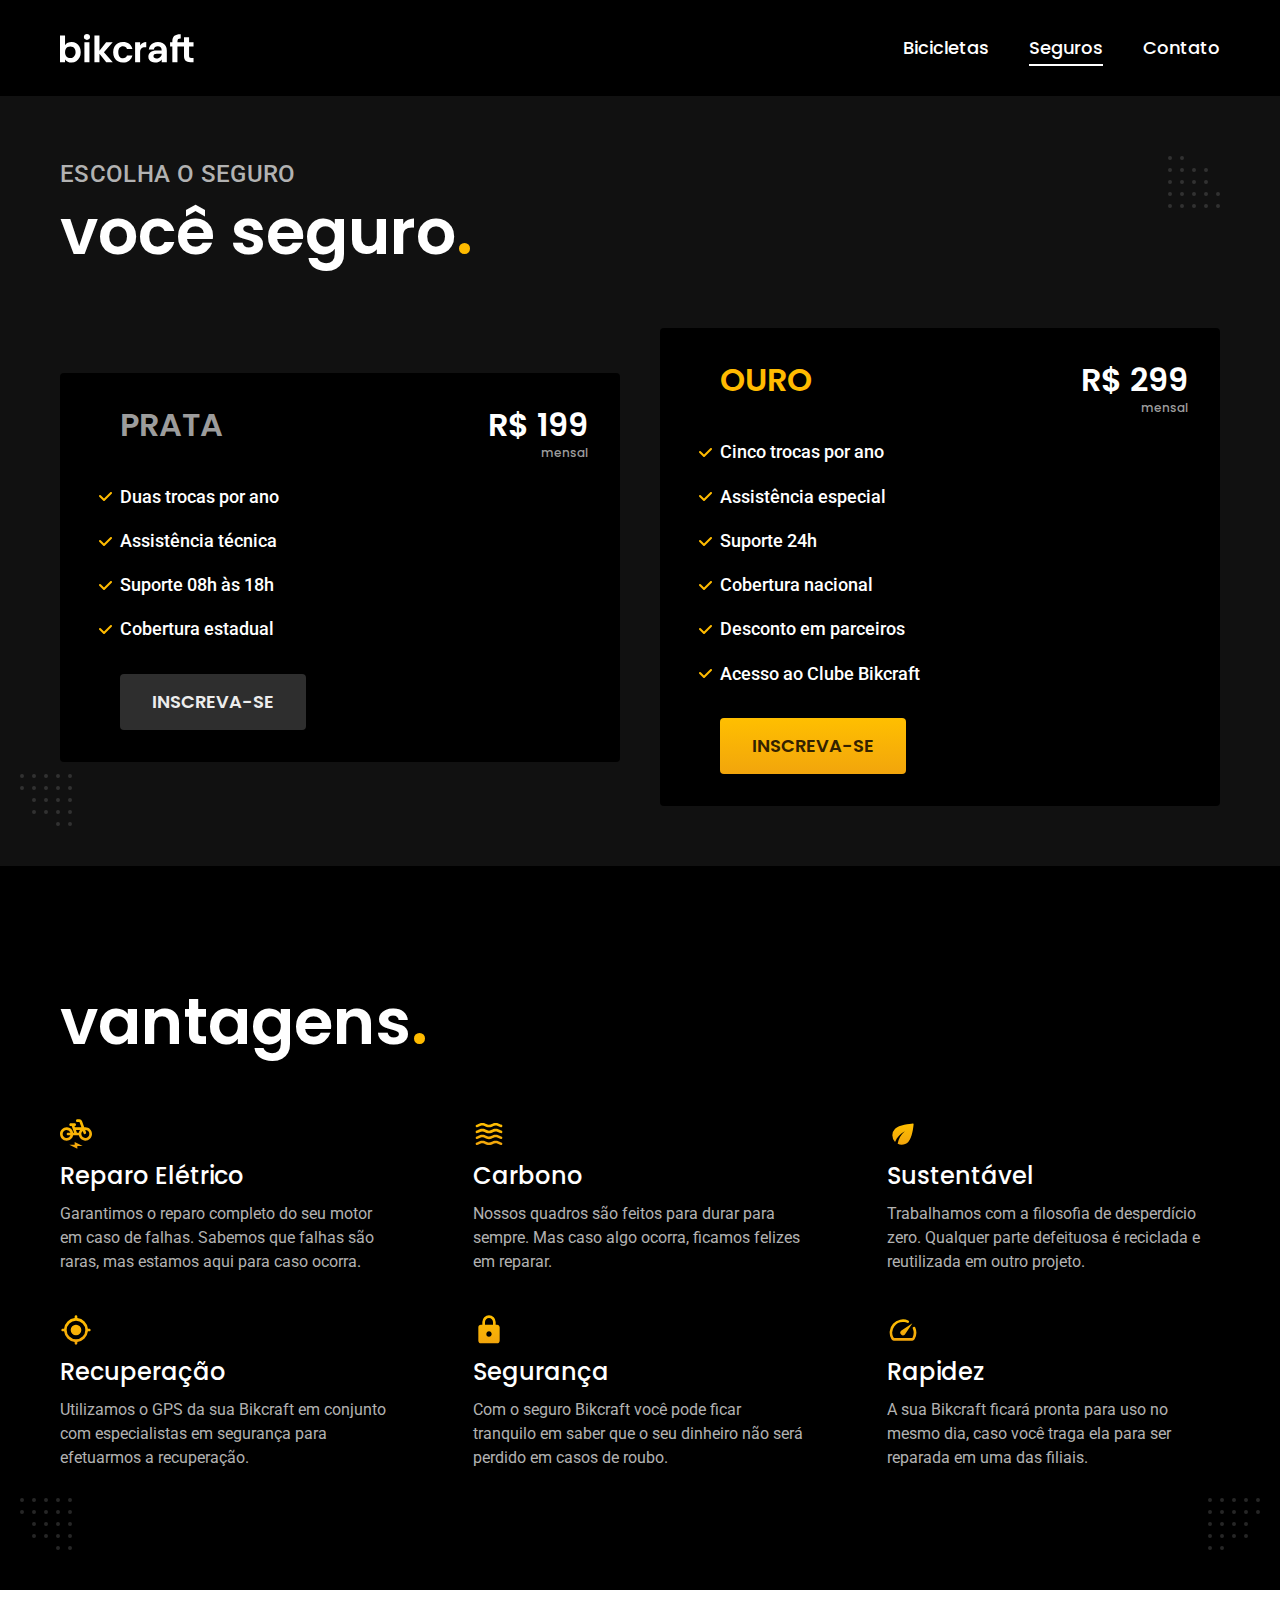
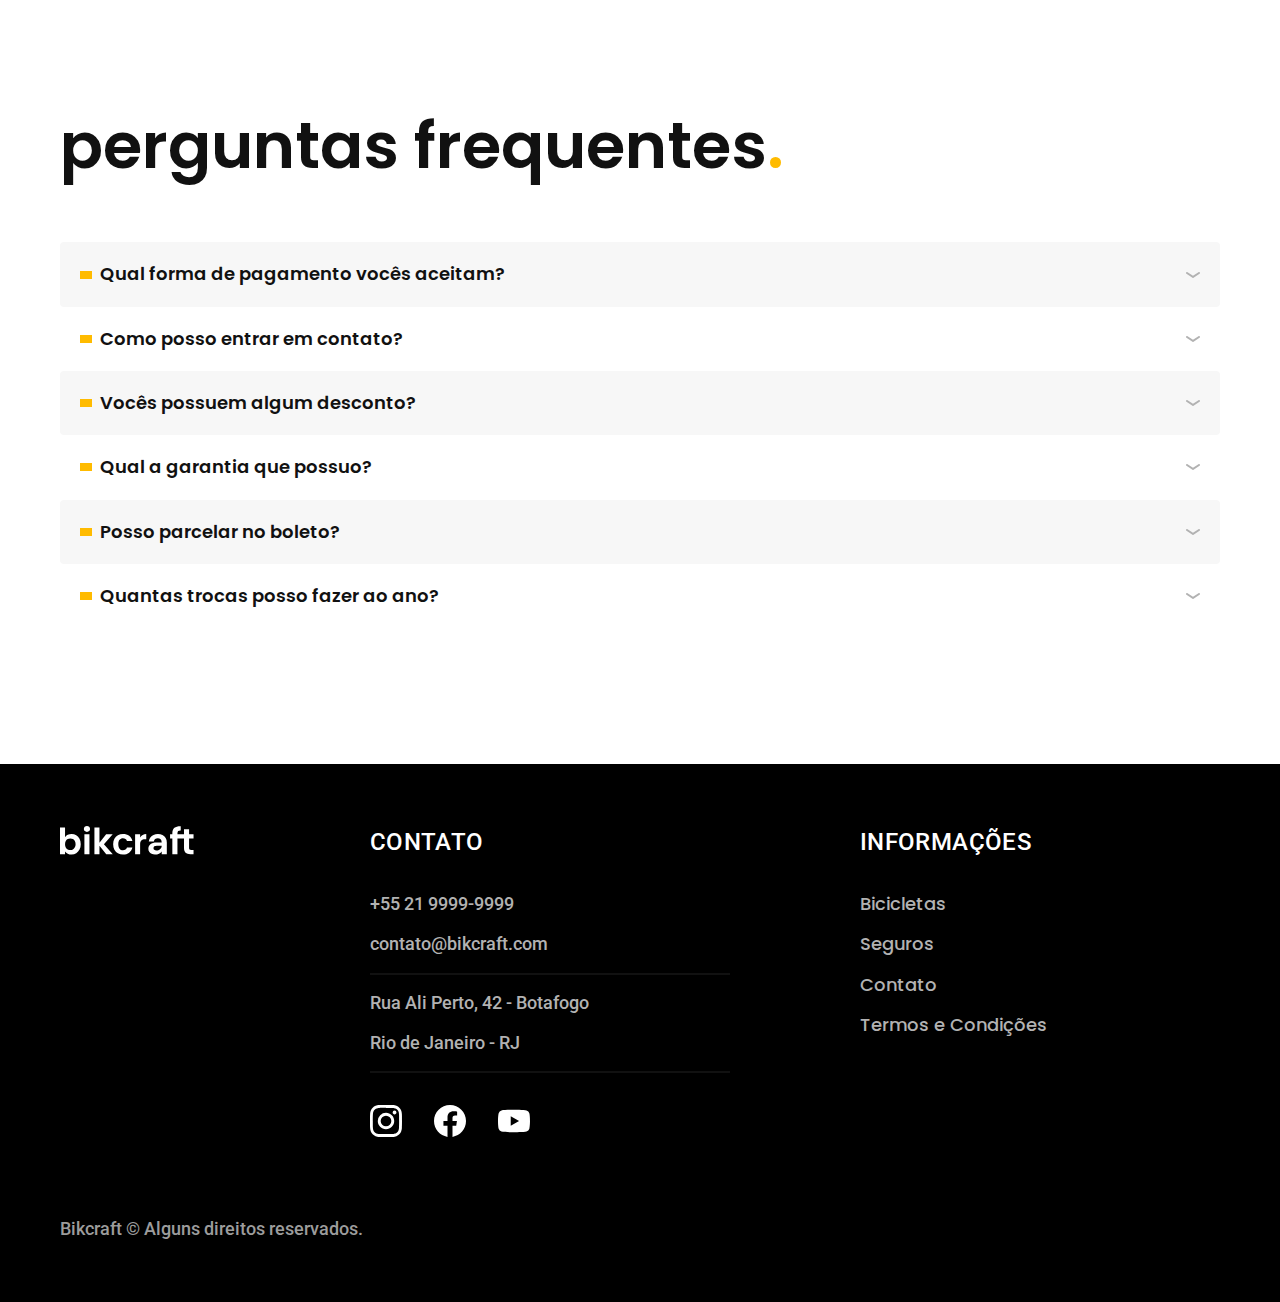
<file: bikcraft-final/seguros.html>
<!DOCTYPE html>
<html lang="pt-br">

<head>
  <meta charset="UTF-8">
  <meta name="viewport" content="width=device-width, initial-scale=1.0">
  <title>Seguros | Bikcraft</title>
  <meta name="description" content="Bicicletas elétricas de alta precisão e qualidade,  feitas sob medida para o cliente. Explore o mundo na sua velocidade com a Bikcraft.">

  <link rel="icon" href="./favicon.svg" type="image/svg+xml">

  <link href="./css/style.css" rel="preload" as="style">
  <link href="./css/style.css" rel="stylesheet">

  <link rel="preconnect" href="https://fonts.googleapis.com">
  <link rel="preconnect" href="https://fonts.gstatic.com" crossorigin>
  <link href="https://fonts.googleapis.com/css2?family=Merriweather:ital,wght@1,900&family=Poppins:wght@500;600&family=Roboto:wght@400;500&display=swap" rel="stylesheet">
</head>

<body id="seguros">
  <header class="header-bg">
    <div class="header container">
      <a href="./">
        <img src="./img/bikcraft.svg" alt="Bikcraft" width="136" height="32">
      </a>
      <nav aria-label="primaria">
        <ul class="header-menu font-1-m cor-0">
          <li><a href="./bicicletas.html">Bicicletas</a></li>
          <li><a href="./seguros.html">Seguros</a></li>
          <li><a href="./contato.html">Contato</a></li>
        </ul>
      </nav>
    </div>
  </header>

  <main class="seguros-bg">
    <div class="titulo">
      <div class="container">
        <p class="font-2-l-b cor-5">Escolha o seguro</p>
        <h1 class="font-1-xxl cor-0">você seguro<span class="cor-p1">.</span></h1>
      </div>
    </div>

    <div class="seguros container">
      <div class="seguros-item">
        <h3 class="font-1-xl cor-6">PRATA</h3>
        <span class="font-1-xl cor-0">R$ 199 <span class="font-1-xs cor-6">mensal</span></span>
        <ul class="font-2-m cor-0">
          <li>Duas trocas por ano</li>
          <li>Assistência técnica</li>
          <li>Suporte 08h às 18h</li>
          <li>Cobertura estadual</li>
        </ul>
        <a class="botao secundario" href="./orcamento.html?tipo=seguro&produto=prata">Inscreva-se</a>
      </div>
      <div class="seguros-item">
        <h3 class="font-1-xl cor-p1">OURO</h3>
        <span class="font-1-xl cor-0">R$ 299 <span class="font-1-xs cor-6">mensal</span></span>
        <ul class="font-2-m cor-0">
          <li>Cinco trocas por ano</li>
          <li>Assistência especial</li>
          <li>Suporte 24h</li>
          <li>Cobertura nacional</li>
          <li>Desconto em parceiros</li>
          <li>Acesso ao Clube Bikcraft</li>
        </ul>
        <a class="botao" href="./orcamento.html?tipo=seguro&produto=ouro">Inscreva-se</a>
      </div>
    </div>
  </main>

  <article class="vantagens-bg">
    <div class="vantagens container">
      <h2 class="font-1-xxl cor-0">vantagens<span class="cor-p1">.</span></h2>
      <ul>
        <li>
          <img src="./img/icones/eletrica.svg" alt="">
          <h3 class="font-1-l cor-0">Reparo Elétrico</h3>
          <p class="font-2-s cor-5">Garantimos o reparo completo do seu motor em caso de falhas. Sabemos que falhas são raras, mas estamos aqui para caso ocorra.</p>
        </li>
        <li>
          <img src="./img/icones/carbono.svg" alt="">
          <h3 class="font-1-l cor-0">Carbono</h3>
          <p class="font-2-s cor-5">Nossos quadros são feitos para durar para sempre. Mas caso algo ocorra, ficamos felizes em reparar.</p>
        </li>
        <li>
          <img src="./img/icones/sustentavel.svg" alt="">
          <h3 class="font-1-l cor-0">Sustentável</h3>
          <p class="font-2-s cor-5">Trabalhamos com a filosofia de desperdício zero. Qualquer parte defeituosa é reciclada e reutilizada em outro projeto.</p>
        </li>
        <li>
          <img src="./img/icones/rastreador.svg" alt="">
          <h3 class="font-1-l cor-0">Recuperação</h3>
          <p class="font-2-s cor-5">Utilizamos o GPS da sua Bikcraft em conjunto com especialistas em segurança para efetuarmos a recuperação.</p>
        </li>
        <li>
          <img src="./img/icones/seguro.svg" alt="">
          <h3 class="font-1-l cor-0">Segurança</h3>
          <p class="font-2-s cor-5">Com o seguro Bikcraft você pode ficar tranquilo em saber que o seu dinheiro não será perdido em casos de roubo.</p>
        </li>
        <li>
          <img src="./img/icones/velocidade.svg" alt="">
          <h3 class="font-1-l cor-0">Rapidez</h3>
          <p class="font-2-s cor-5">A sua Bikcraft ficará pronta para uso no mesmo dia, caso você traga ela para ser reparada em uma das filiais.</p>
        </li>
      </ul>
    </div>
  </article>

  <article class="perguntas container">
    <h2 class="font-1-xxl">perguntas frequentes<span class="cor-p1">.</span></h2>
    <dl>
      <div>
        <dt class="font-1-m-b">Qual forma de pagamento vocês aceitam?</dt>
        <dd class="font-2-s cor-9">Aceitamos pagamentos parcelados em todos os cartões de crédito. Para pagamentos à vista também aceitarmos PIX e Boleto através do PagSeguro.</dd>
      </div>
      <div>
        <dt class="font-1-m-b">Como posso entrar em contato?</dt>
        <dd class="font-2-s cor-9">Aceitamos pagamentos parcelados em todos os cartões de crédito. Para pagamentos à vista também aceitarmos PIX e Boleto através do PagSeguro.</dd>
      </div>
      <div>
        <dt class="font-1-m-b">Vocês possuem algum desconto?</dt>
        <dd class="font-2-s cor-9">Aceitamos pagamentos parcelados em todos os cartões de crédito. Para pagamentos à vista também aceitarmos PIX e Boleto através do PagSeguro.</dd>
      </div>
      <div>
        <dt class="font-1-m-b">Qual a garantia que possuo?</dt>
        <dd class="font-2-s cor-9">Aceitamos pagamentos parcelados em todos os cartões de crédito. Para pagamentos à vista também aceitarmos PIX e Boleto através do PagSeguro.</dd>
      </div>
      <div>
        <dt class="font-1-m-b">Posso parcelar no boleto?</dt>
        <dd class="font-2-s cor-9">Aceitamos pagamentos parcelados em todos os cartões de crédito. Para pagamentos à vista também aceitarmos PIX e Boleto através do PagSeguro.</dd>
      </div>
      <div>
        <dt class="font-1-m-b">Quantas trocas posso fazer ao ano?</dt>
        <dd class="font-2-s cor-9">Aceitamos pagamentos parcelados em todos os cartões de crédito. Para pagamentos à vista também aceitarmos PIX e Boleto através do PagSeguro.</dd>
      </div>
    </dl>
  </article>

  <footer class="footer-bg">
    <div class="footer container">
      <img src="./img/bikcraft.svg" alt="Bikcraft">
      <div class="footer-contato">
        <h3 class="font-2-l-b cor-0">Contato</h3>
        <ul class="font-2-m cor-5">
          <li>+55 21 9999-9999</li>
          <li>contato@bikcraft.com</li>
          <li>Rua Ali Perto, 42 - Botafogo</li>
          <li>Rio de Janeiro - RJ</li>
        </ul>
        <div class="footer-redes">
          <a href="./"><img src="./img/redes/instagram.svg" alt="Instagram"></a>
          <a href="./"><img src="./img/redes/facebook.svg" alt="Facebook"></a>
          <a href="./"><img src="./img/redes/youtube.svg" alt="Youtube"></a>
        </div>
      </div>
      <div class="footer-informacoes">
        <h3 class="font-2-l-b cor-0">Informações</h3>
        <nav>
          <ul class="font-1-m cor-5">
            <li><a href="./bicicletas.html">Bicicletas</a></li>
            <li><a href="./seguros.html">Seguros</a></li>
            <li><a href="./contato.html">Contato</a></li>
            <li><a href="./termos.html">Termos e Condições</a></li>
          </ul>
        </nav>
      </div>
      <p class="font-2-m cor-6 footer-copy">Bikcraft © Alguns direitos reservados.</p>
    </div>
  </footer>

  <script src="./js/script.js"></script>
</body>

</html>
</file>
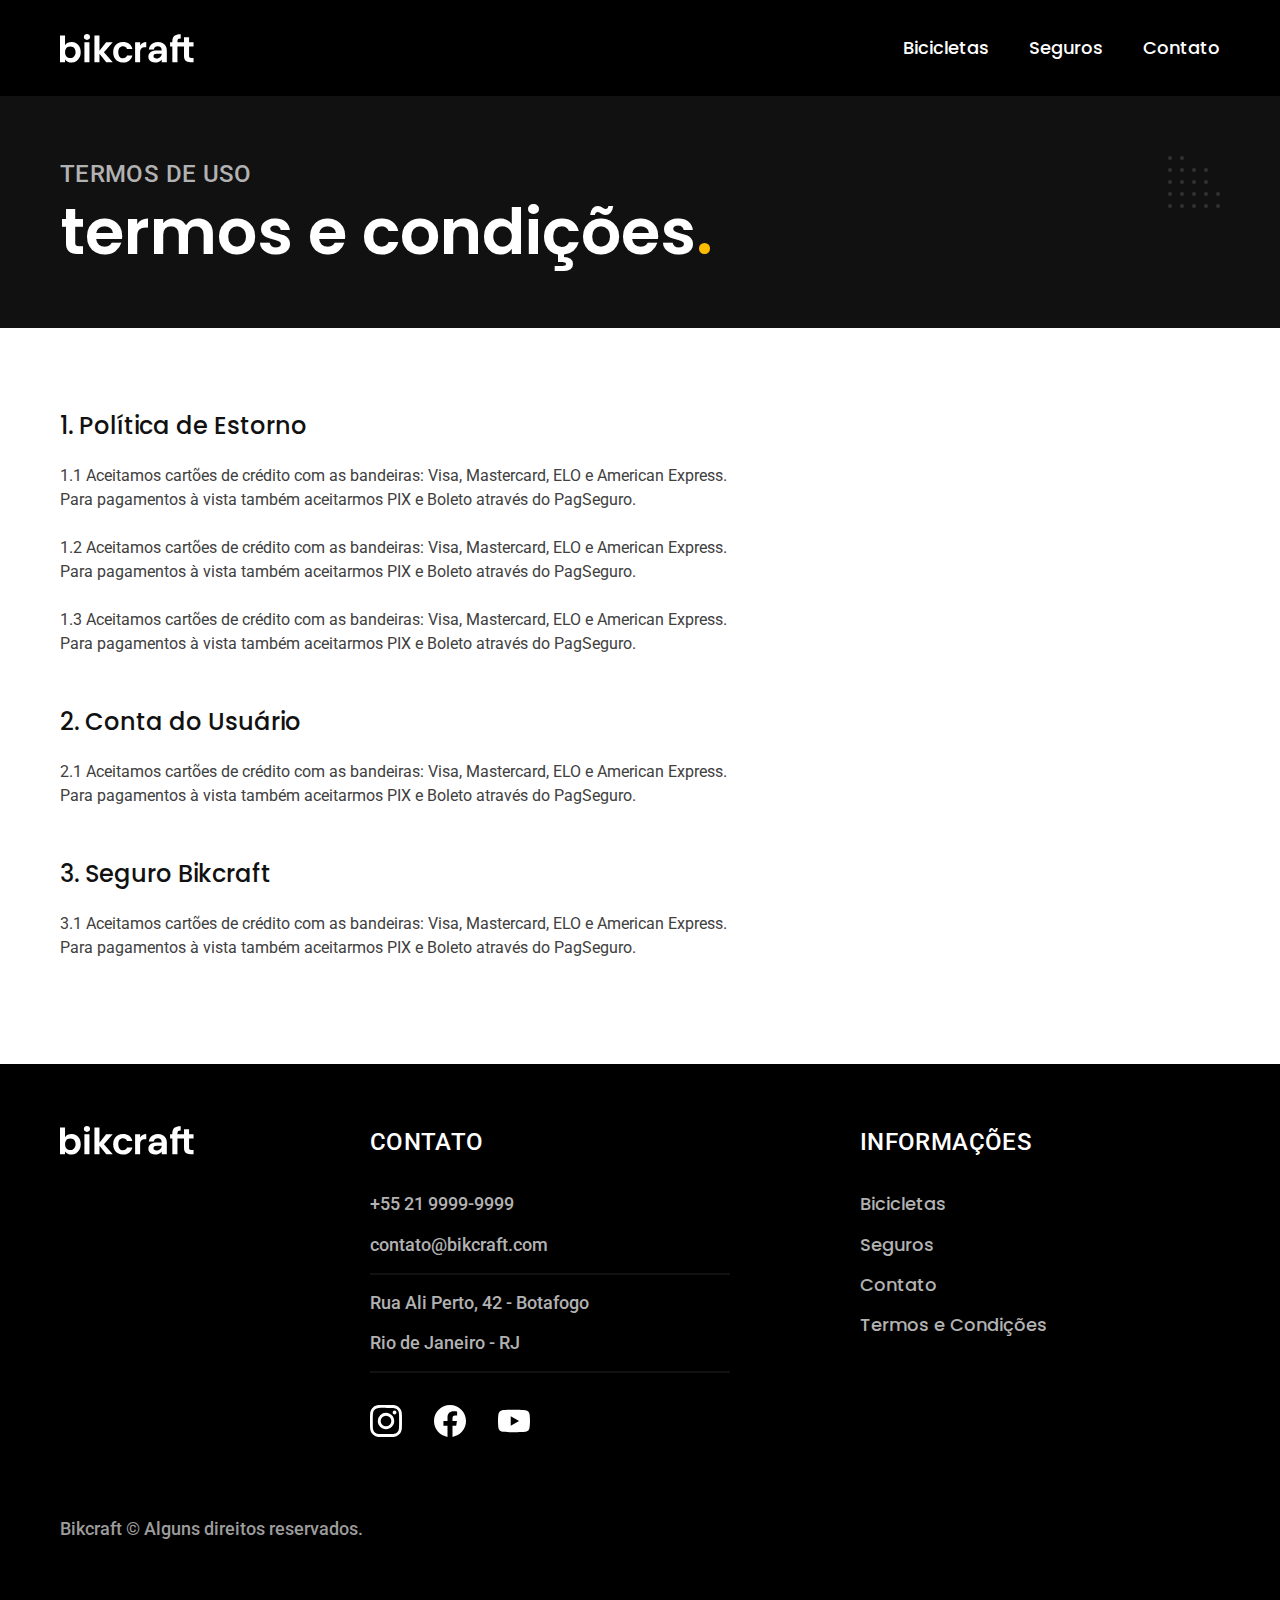
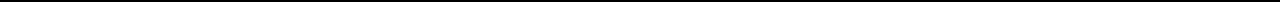
<file: bikcraft-final/termos.html>
<!DOCTYPE html>
<html lang="pt-br">

<head>
  <meta charset="UTF-8">
  <meta name="viewport" content="width=device-width, initial-scale=1.0">
  <title>Termos e Condições | Bikcraft</title>
  <meta name="description" content="Bicicletas elétricas de alta precisão e qualidade,  feitas sob medida para o cliente. Explore o mundo na sua velocidade com a Bikcraft.">

  <link rel="icon" href="./favicon.svg" type="image/svg+xml">

  <link href="./css/style.css" rel="preload" as="style">
  <link href="./css/style.css" rel="stylesheet">

  <link rel="preconnect" href="https://fonts.googleapis.com">
  <link rel="preconnect" href="https://fonts.gstatic.com" crossorigin>
  <link href="https://fonts.googleapis.com/css2?family=Merriweather:ital,wght@1,900&family=Poppins:wght@500;600&family=Roboto:wght@400;500&display=swap" rel="stylesheet">
</head>

<body id="termos">
  <header class="header-bg">
    <div class="header container">
      <a href="./">
        <img src="./img/bikcraft.svg" alt="Bikcraft" width="136" height="32">
      </a>
      <nav aria-label="primaria">
        <ul class="header-menu font-1-m cor-0">
          <li><a href="./bicicletas.html">Bicicletas</a></li>
          <li><a href="./seguros.html">Seguros</a></li>
          <li><a href="./contato.html">Contato</a></li>
        </ul>
      </nav>
    </div>
  </header>

  <main>
    <div class="titulo">
      <div class="container">
        <p class="font-2-l-b cor-5">Termos de uso</p>
        <h1 class="font-1-xxl cor-0">termos e condições<span class="cor-p1">.</span></h1>
      </div>
    </div>

    <div class="termos font-2-s cor-10 container">
      <h2 class="font-1-l cor-11">1. Política de Estorno</h2>
      <p>1.1 Aceitamos cartões de crédito com as bandeiras: Visa, Mastercard, ELO e American Express. Para pagamentos à vista também aceitarmos PIX e Boleto através do PagSeguro.</p>
      <p>1.2 Aceitamos cartões de crédito com as bandeiras: Visa, Mastercard, ELO e American Express. Para pagamentos à vista também aceitarmos PIX e Boleto através do PagSeguro.</p>
      <p>1.3 Aceitamos cartões de crédito com as bandeiras: Visa, Mastercard, ELO e American Express. Para pagamentos à vista também aceitarmos PIX e Boleto através do PagSeguro.</p>
      <h2 class="font-1-l cor-11">2. Conta do Usuário</h2>
      <p>2.1 Aceitamos cartões de crédito com as bandeiras: Visa, Mastercard, ELO e American Express. Para pagamentos à vista também aceitarmos PIX e Boleto através do PagSeguro.</p>
      <h2 class="font-1-l cor-11">3. Seguro Bikcraft</h2>
      <p>3.1 Aceitamos cartões de crédito com as bandeiras: Visa, Mastercard, ELO e American Express. Para pagamentos à vista também aceitarmos PIX e Boleto através do PagSeguro.</p>
    </div>
  </main>

  <footer class="footer-bg">
    <div class="footer container">
      <img src="./img/bikcraft.svg" alt="Bikcraft">
      <div class="footer-contato">
        <h3 class="font-2-l-b cor-0">Contato</h3>
        <ul class="font-2-m cor-5">
          <li>+55 21 9999-9999</li>
          <li>contato@bikcraft.com</li>
          <li>Rua Ali Perto, 42 - Botafogo</li>
          <li>Rio de Janeiro - RJ</li>
        </ul>
        <div class="footer-redes">
          <a href="./"><img src="./img/redes/instagram.svg" alt="Instagram"></a>
          <a href="./"><img src="./img/redes/facebook.svg" alt="Facebook"></a>
          <a href="./"><img src="./img/redes/youtube.svg" alt="Youtube"></a>
        </div>
      </div>
      <div class="footer-informacoes">
        <h3 class="font-2-l-b cor-0">Informações</h3>
        <nav>
          <ul class="font-1-m cor-5">
            <li><a href="./bicicletas.html">Bicicletas</a></li>
            <li><a href="./seguros.html">Seguros</a></li>
            <li><a href="./contato.html">Contato</a></li>
            <li><a href="./termos.html">Termos e Condições</a></li>
          </ul>
        </nav>
      </div>
      <p class="font-2-m cor-6 footer-copy">Bikcraft © Alguns direitos reservados.</p>
    </div>
  </footer>

  <script src="./js/script.js"></script>
</body>

</html>
</file>
<file: bikcraft-final/css/style.css>
@import "./global/global.css";

/* Utilidades */
@import "./utilidades/tipografia.css";
@import "./utilidades/cores.css";
@import "./utilidades/componentes.css";
@import "./utilidades/formulario.css";
/* @import "./utilidades/simple-anime.css"; */

/* Header e Footer */
@import "./global/header.css";
@import "./global/footer.css";

/* Home */
@import "./home/introducao.css";
@import "./home/tecnologia.css";
@import "./home/parceiros.css";
@import "./home/depoimento.css";

/* Seguros */
@import "./seguros/seguros.css";
@import "./seguros/vantagens.css";
@import "./seguros/perguntas.css";

/* Biciletas */
@import "./bicicletas/bicicletas.css";
@import "./bicicletas/bicicletas-lista.css";

/* Bicileta */
@import "./bicicleta/bicicleta.css";
@import "./bicicleta/seguro.css";

/* Contato */
@import "./contato/contato.css";
@import "./contato/lojas.css";

/* Orçamento */
@import "./orcamento/orcamento.css";

/* Termos */
@import "./termos/termos.css";
</file>
